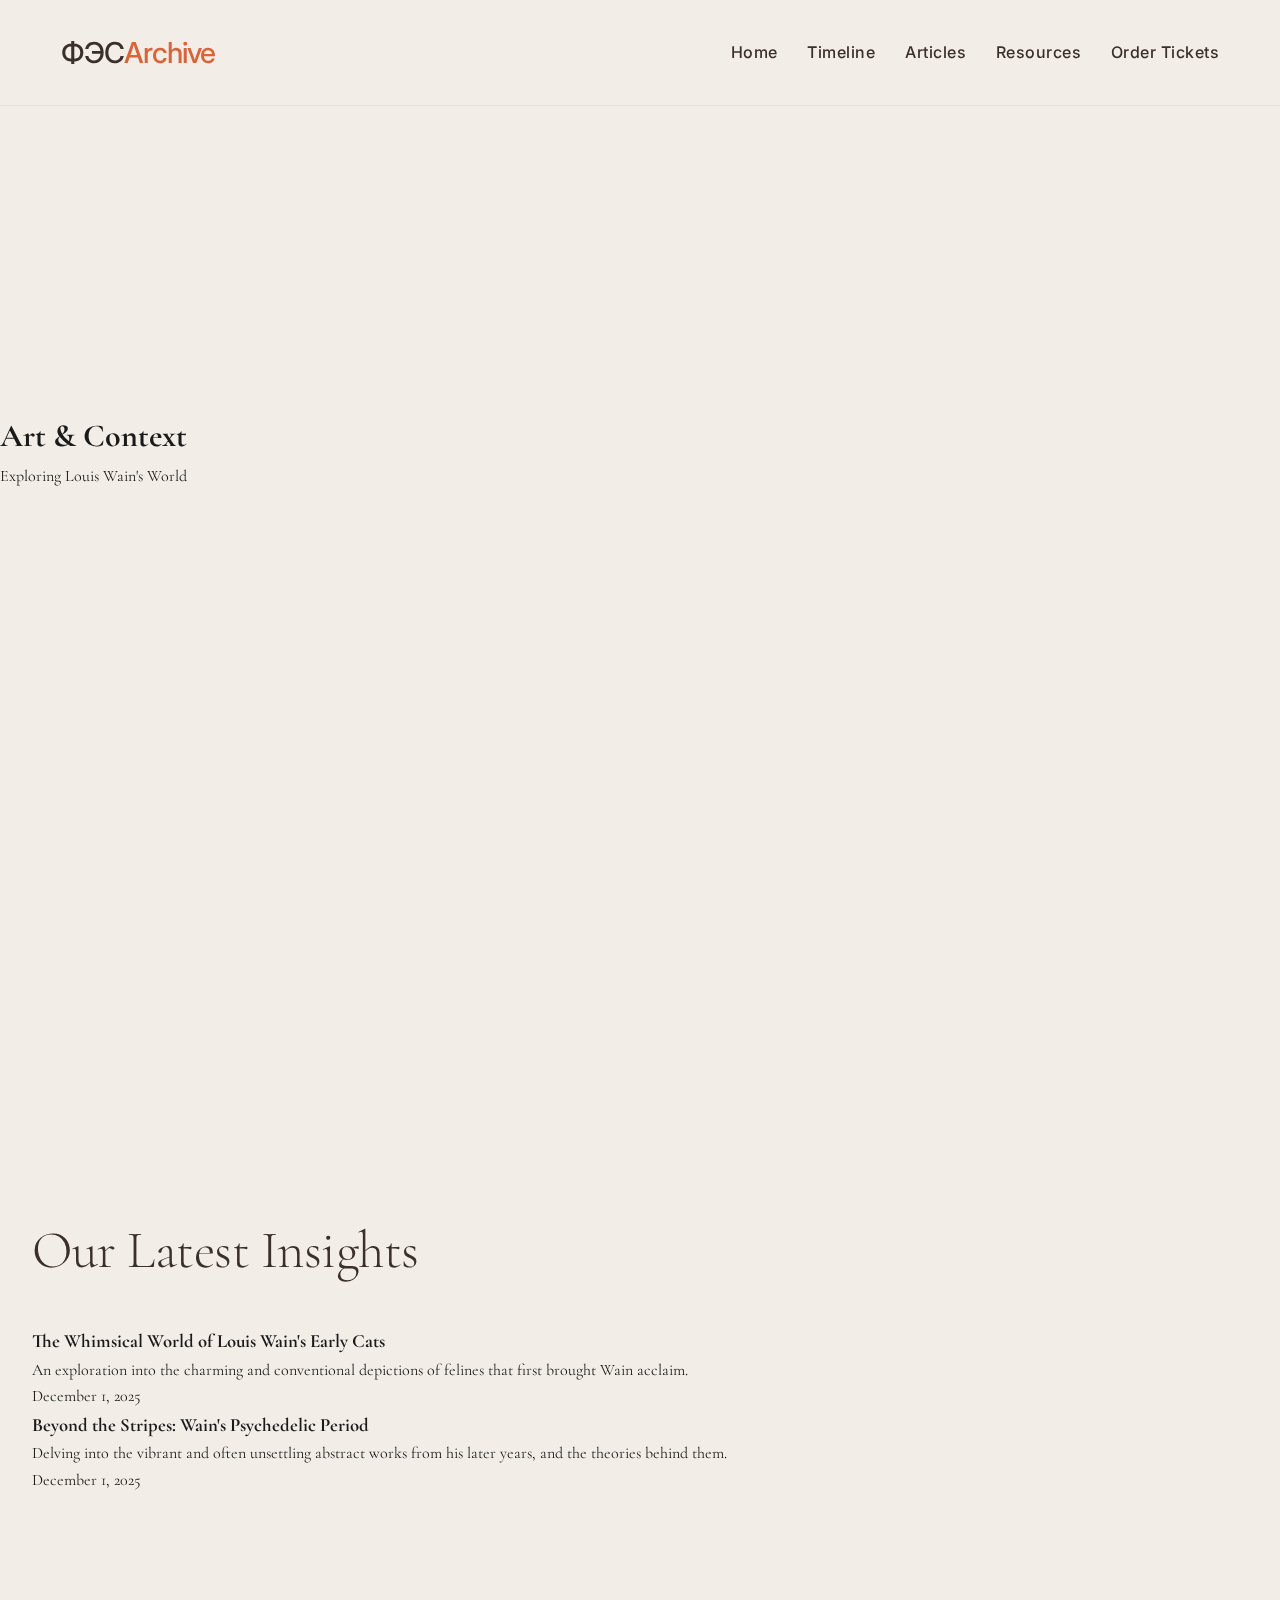
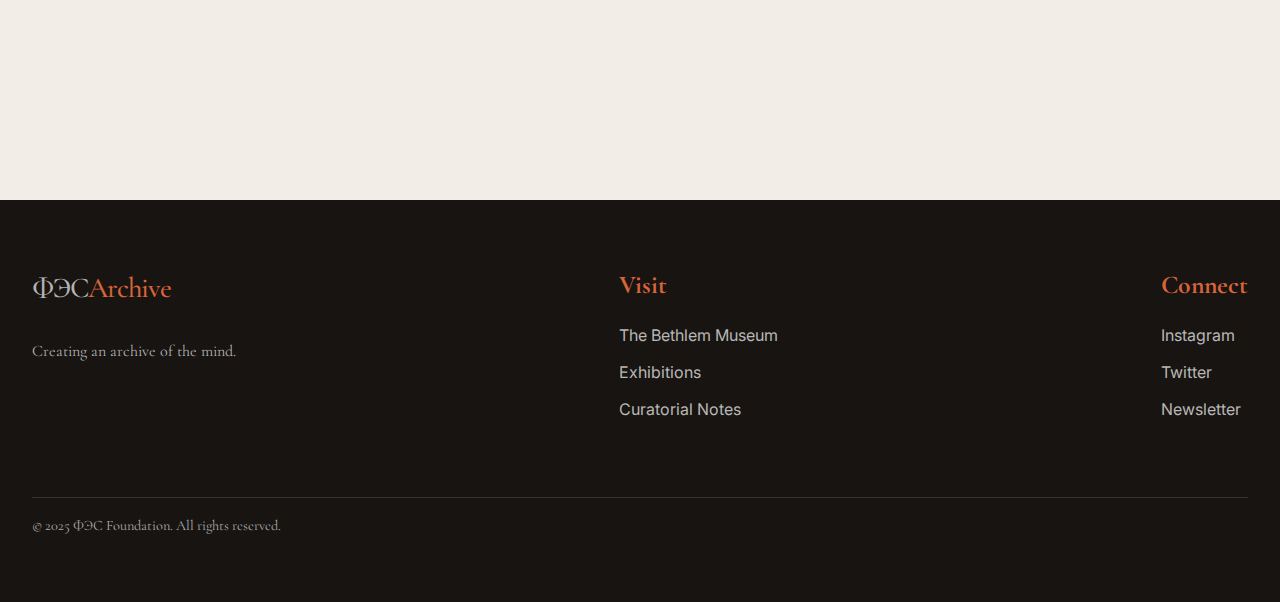
<file: articles.html>
<!DOCTYPE html>
<html lang="en">
<head>
    <meta charset="UTF-8">
    <meta name="viewport" content="width=device-width, initial-scale=1.0">
    <title>Louis Wain Archive | Articles</title>
    <link rel="stylesheet" href="style.css">
    
    <link rel="preconnect" href="https://fonts.googleapis.com">
    <link rel="preconnect" href="https://fonts.gstatic.com" crossorigin>
    <link href="https://fonts.googleapis.com/css2?family=Cormorant+Garamond:wght@300;400;500;600&family=Inter:wght@300;400;500&display=swap" rel="stylesheet">
</head>
<body>
    <header>
        <nav id="navbar">
            <div class="logo"> <a href="home.html"><p>ФЭС</p><p style="color: var(--orange)">Archive</p></a></div>
            <div class="nav-links">
                <a href="index.html">Home</a>
                <a href="timeline.html">Timeline</a>
                <a href="articles.html">Articles</a>
                <a href="resources.html">Resources</a>
                <a href="index.html#tickets">Order Tickets</a>
            </div>
        </nav>
    </header>

    <main>
        <section id="articles-hero" class="unbound">
            <h1>Art & Context</h1>
            <p>Exploring Louis Wain's World</p>
        </section>

        <section id="articles-list" class="unbound">
            <div class="container">
                <h2>Our Latest Insights</h2>
                <div class="article-grid">
                    <!-- Article cards will be added here -->
                    <div class="article-card">
                        <h3><a href="articles/wain/early-cats.html">The Whimsical World of Louis Wain's Early Cats</a></h3>
                        <p>An exploration into the charming and conventional depictions of felines that first brought Wain acclaim.</p>
                        <span class="article-date">December 1, 2025</span>
                    </div>
                    <div class="article-card">
                        <h3><a href="articles/wain/psychedelic-period.html">Beyond the Stripes: Wain's Psychedelic Period</a></h3>
                        <p>Delving into the vibrant and often unsettling abstract works from his later years, and the theories behind them.</p>
                        <span class="article-date">December 1, 2025</span>
                    </div>
                </div>
            </div>
        </section>
    </main>

    <footer>
        <div class="container">
            <div class="footer-content">
                <div class="footer-col">
                    <div class="logo"> <p style="color:#b3b3b3;">ФЭС</p><p style="color: var(--orange);">Archive</p></div>
                    <br>
                    <p style="color: #b3b3b3; max-width: 300px;">
                        Creating an archive of the mind.
                    </p>
                </div>
                <div class="footer-col">
                    <h3>Visit</h3>
                    <ul>
                        <li><a href="#">The Bethlem Museum</a></li>
                        <li><a href="home.html#featured">Exhibitions</a></li>
                        <li><a href="#">Curatorial Notes</a></li>
                    </ul>
                </div>
                <div class="footer-col">
                    <h3>Connect</h3>
                    <ul>
                        <li><a href="#">Instagram</a></li>
                        <li><a href="#">Twitter</a></li>
                        <li><a href="#">Newsletter</a></li>
                    </ul>
                </div>
            </div>
            <div style="margin-top: 4rem; border-top: 1px solid #333; padding-top: 1rem; color: #AAA; font-size: 0.9rem;">
                &copy; 2025 ФЭС Foundation. All rights reserved.
            </div>
        </div>
    </footer>
    <script src="scripts/script.js"></script>
</body>
</html>
</file>
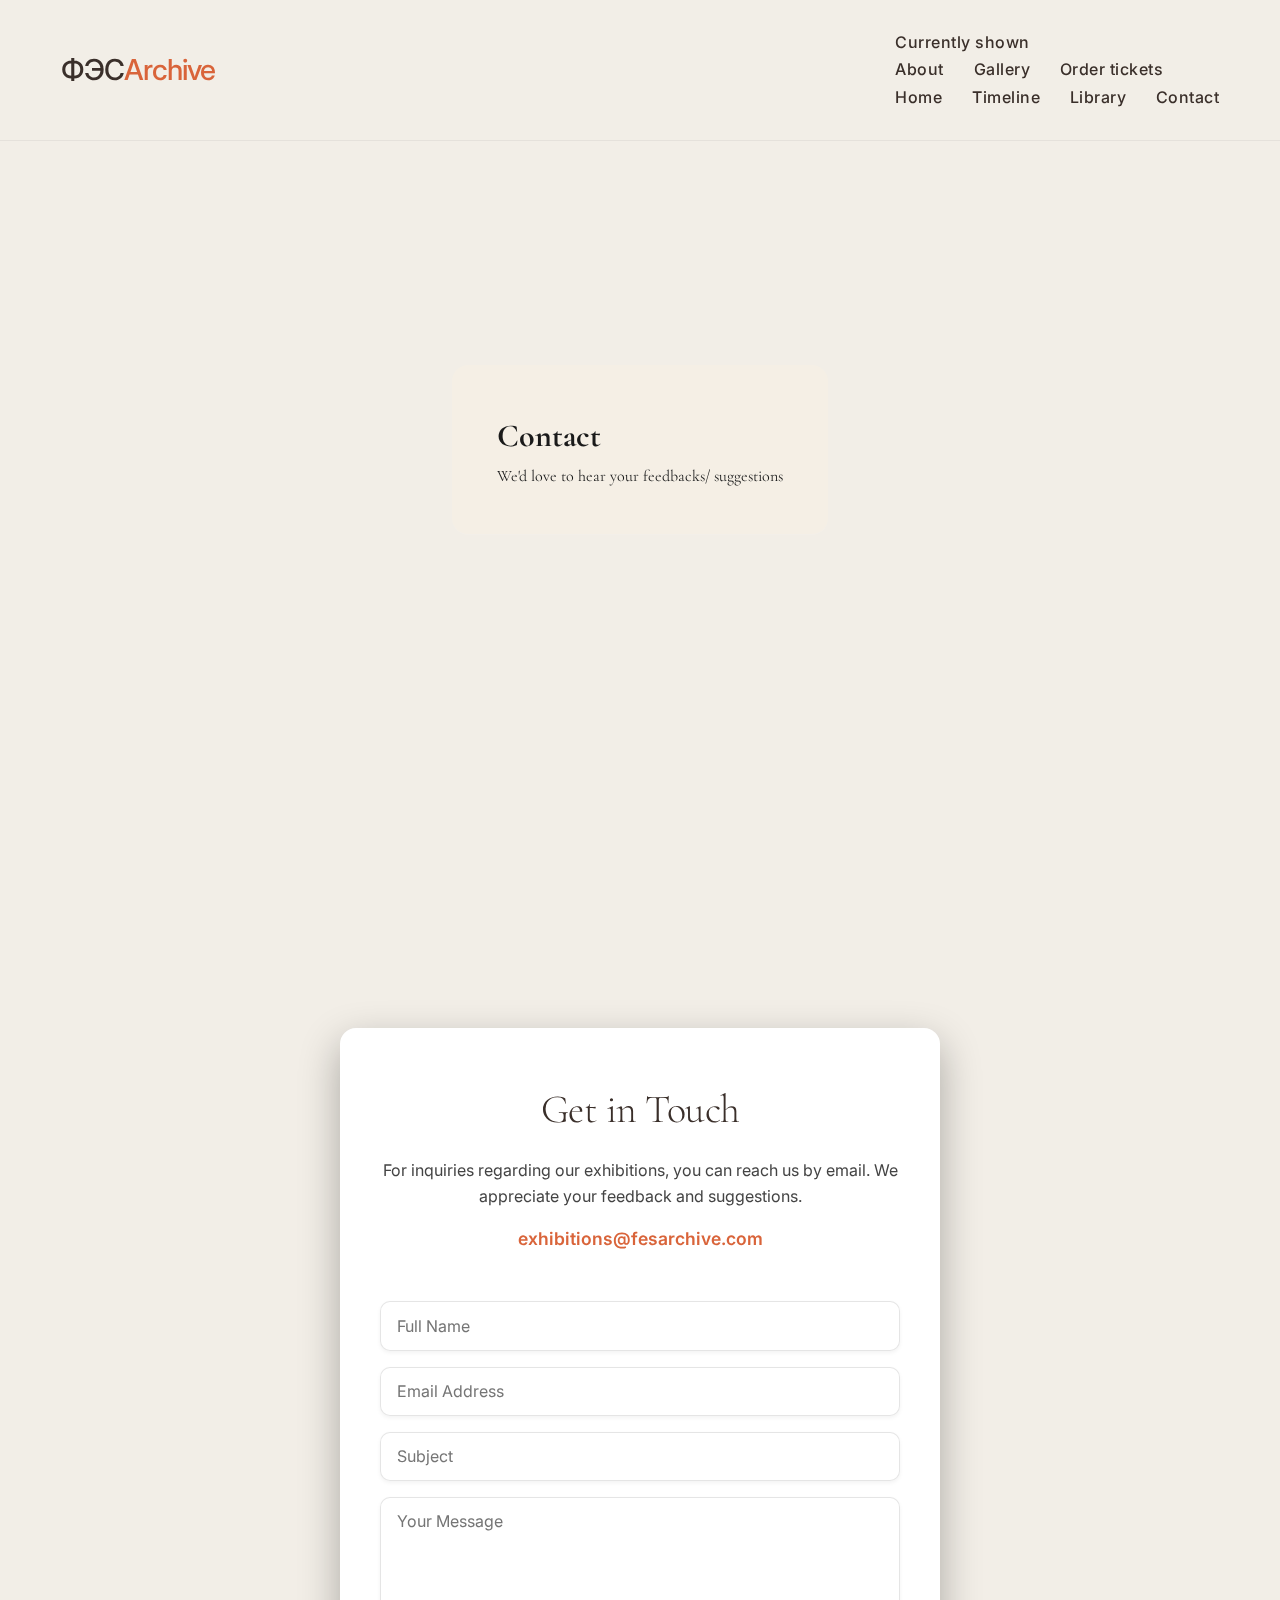
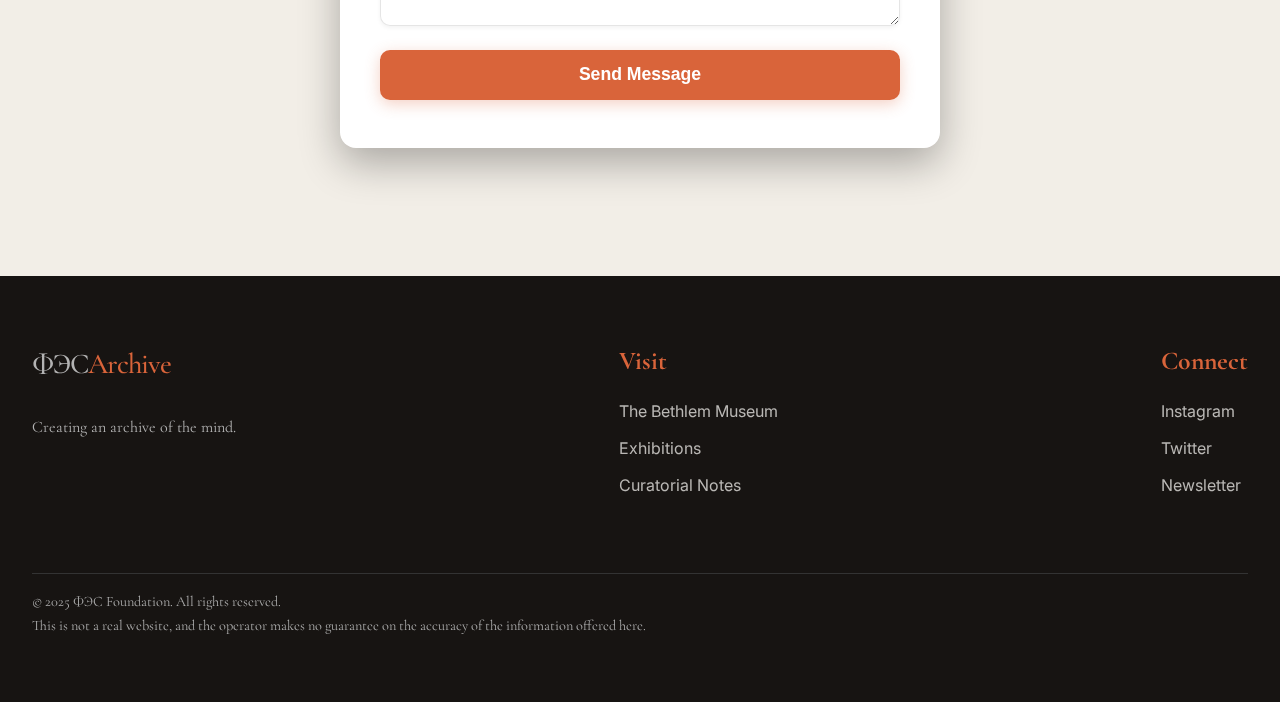
<file: contact.html>
<!DOCTYPE html>
<html lang="en">
<head>
    <meta charset="UTF-8">
    <meta name="viewport" content="width=device-width, initial-scale=1.0">
    <title>ФЭС Archive | Contact</title>
    <link rel="stylesheet" href="styles/main.css">
    <link rel="stylesheet" href="styles/contact.css">
    
    <link rel="preconnect" href="https://fonts.googleapis.com">
    <link rel="preconnect" href="https://fonts.gstatic.com" crossorigin>
    <link href="https://fonts.googleapis.com/css2?family=Cormorant+Garamond:wght@300;400;500;600&family=Inter:wght@300;400;500&display=swap" rel="stylesheet">
</head>
<body>
        <nav id="navbar">
            <div class="logo"> <a href="home.html"><p>ФЭС</p><p style="color: var(--orange)">Archive</p></a></div>
            <div class="hamburger">
                <span class="bar"></span>
                <span class="bar"></span>
                <span class="bar"></span>
            </div>
            <div class="nav-links">
                <div class="dropdown">
                    <a href="index.html" class="dropbtn">Currently shown</a>
                    <div class="dropdown-content">
                        <a href="index.html#about">About</a>
                        <a href="index.html#gallery">Gallery</a>
                        <a href="index.html#tickets">Order tickets</a>
                    </div>
                </div>
                <a href="home.html">Home</a>
                <a href="pages/wain/timeline.html">Timeline</a>
                <a href="pages/wain/library.html">Library</a>
                <a href="contact.html">Contact</a>
            </div>
        </nav>
    </header>

    <main>
        <section id="contact-hero" class="unbound">
            <div style="backdrop-filter: blur(10px) saturate(150%); padding: 5vh; border-radius: 1em; background-color: rgba(255, 255, 255, 0.1); max-width: 80%; margin: 0 auto;">
                <h1>Contact</h1>
                <p>We'd love to hear your feedbacks/ suggestions</p>
            </div>
        </section>

        <section id="contact-form-section" class="unbound">
            <div class="contact-container">
                <div class="contact-info">
                    <h2>Get in Touch</h2>
                    <p>For inquiries regarding our exhibitions, you can reach us by email. We appreciate your feedback and suggestions.</p>
                    <p class="email-info">
                        <a href="mailto:exhibitions@fesarchive.com">exhibitions@fesarchive.com</a>
                    </p>
                </div>
                <form class="contact-form">
                    <input type="text" name="name" placeholder="Full Name" required>
                    <input type="email" name="email" placeholder="Email Address" required>
                    <input type="text" name="title" placeholder="Subject" required>
                    <textarea name="message" placeholder="Your Message" rows="5" required></textarea>
                    <button type="submit">Send Message</button>
                </form>
            </div>
        </section>
    </main>

    <footer>
        <div class="container">
            <div class="footer-content">
                <div class="footer-col">
                    <div class="logo"> <p style="color:#b3b3b3;">ФЭС</p><p style="color: var(--orange);">Archive</p></div>
                    <br>
                    <p style="color: #b3b3b3; max-width: 300px;">
                        Creating an archive of the mind.
                    </p>
                </div>
                <div class="footer-col">
                    <h3>Visit</h3>
                    <ul>
                        <li><a href="#">The Bethlem Museum</a></li>
                        <li><a href="home.html#featured">Exhibitions</a></li>
                        <li><a href="#">Curatorial Notes</a></li>
                    </ul>
                </div>
                <div class="footer-col">
                    <h3>Connect</h3>
                    <ul>
                        <li><a href="#">Instagram</a></li>
                        <li><a href="#">Twitter</a></li>
                        <li><a href="#">Newsletter</a></li>
                    </ul>
                </div>
            </div>
            <div style="margin-top: 4rem; border-top: 1px solid #333; padding-top: 1rem; color: #AAA; font-size: 0.9rem;">
                &copy; 2025 ФЭС Foundation. All rights reserved.<br>This is not a real website, and the operator makes no guarantee on the accuracy of the information offered here.
            </div>
        </div>
    </footer>
    <script src="scripts/script.js"></script>
</body>
</html>
</file>
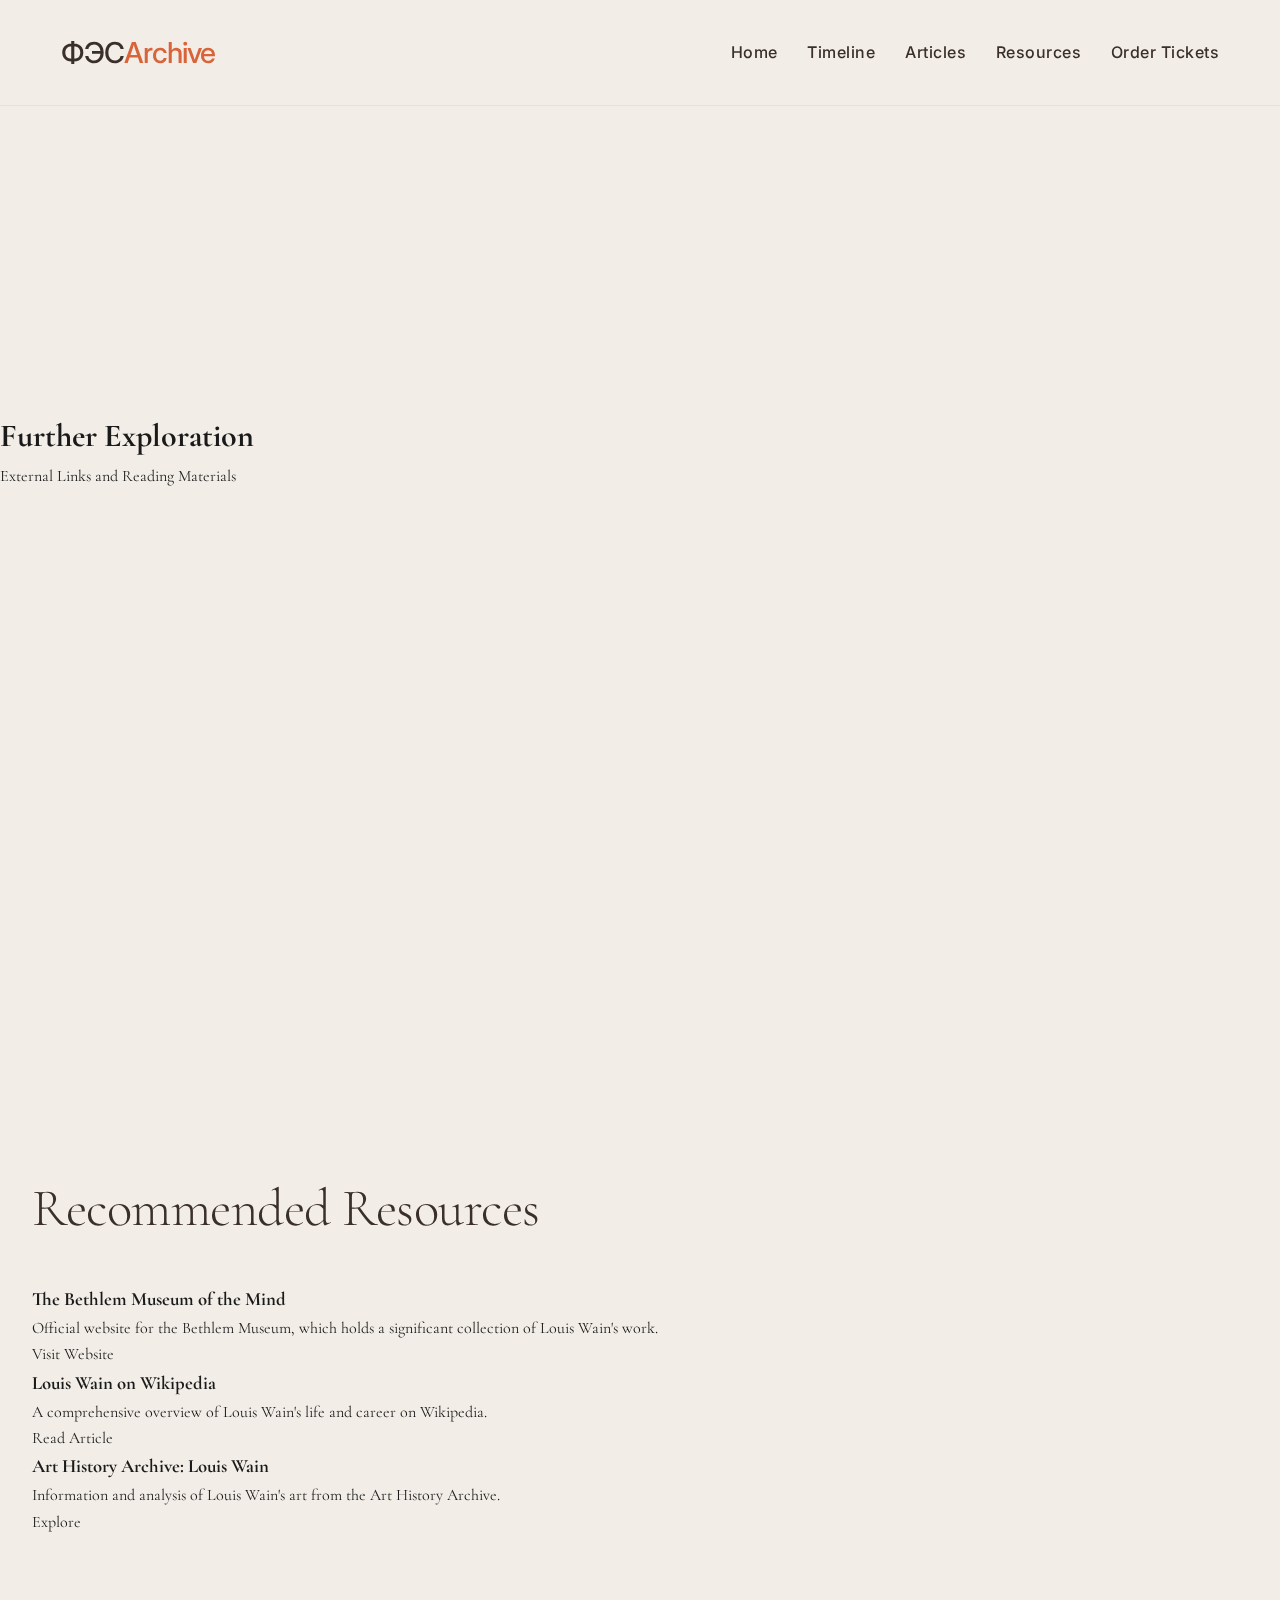
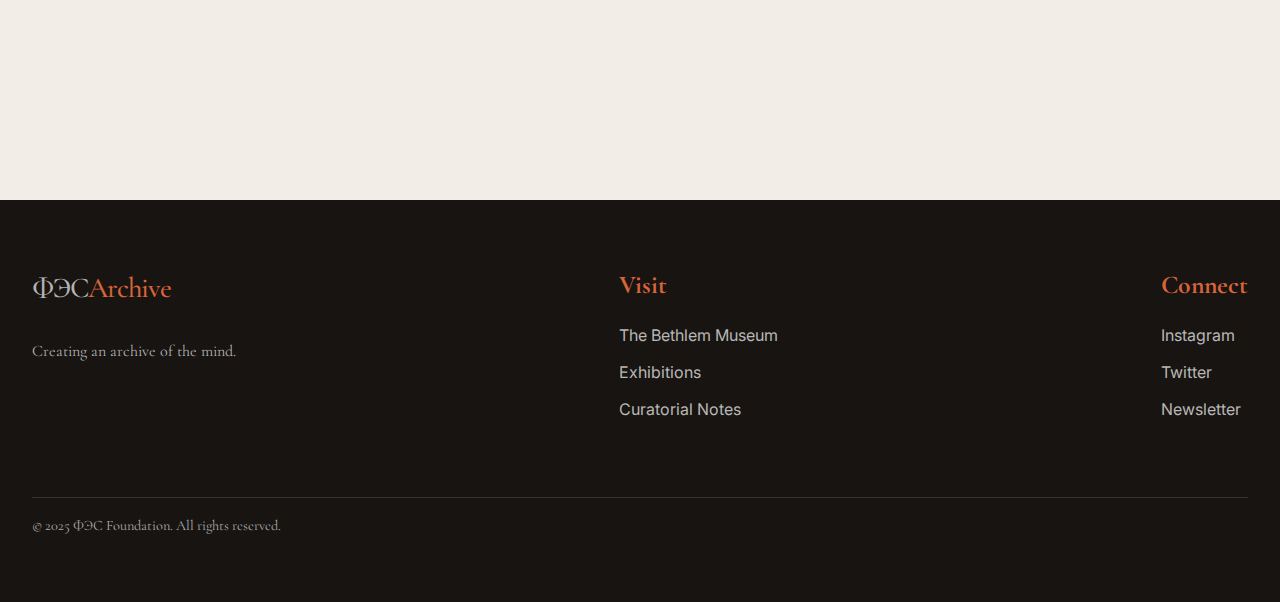
<file: resources.html>
<!DOCTYPE html>
<html lang="en">
<head>
    <meta charset="UTF-8">
    <meta name="viewport" content="width=device-width, initial-scale=1.0">
    <title>Louis Wain Archive | Resources</title>
    <link rel="stylesheet" href="style.css">
    
    <link rel="preconnect" href="https://fonts.googleapis.com">
    <link rel="preconnect" href="https://fonts.gstatic.com" crossorigin>
    <link href="https://fonts.googleapis.com/css2?family=Cormorant+Garamond:wght@300;400;500;600&family=Inter:wght@300;400;500&display=swap" rel="stylesheet">
</head>
<body>
    <header>
        <nav id="navbar">
            <div class="logo"> <a href="home.html"><p>ФЭС</p><p style="color: var(--orange)">Archive</p></a></div>
            <div class="nav-links">
                <a href="index.html">Home</a>
                <a href="timeline.html">Timeline</a>
                <a href="articles.html">Articles</a>
                <a href="resources.html">Resources</a>
                <a href="index.html#tickets">Order Tickets</a>
            </div>
        </nav>
    </header>

    <main>
        <section id="resources-hero" class="unbound">
            <h1>Further Exploration</h1>
            <p>External Links and Reading Materials</p>
        </section>

        <section id="resources-list" class="unbound">
            <div class="container">
                <h2>Recommended Resources</h2>
                <div class="resource-item">
                    <h3>The Bethlem Museum of the Mind</h3>
                    <p>Official website for the Bethlem Museum, which holds a significant collection of Louis Wain's work.</p>
                    <a href="https://museumofthemind.org.uk/" target="_blank" class="cta-button">Visit Website</a>
                </div>
                <div class="resource-item">
                    <h3>Louis Wain on Wikipedia</h3>
                    <p>A comprehensive overview of Louis Wain's life and career on Wikipedia.</p>
                    <a href="https://en.wikipedia.org/wiki/Louis_Wain" target="_blank" class="cta-button">Read Article</a>
                </div>
                <div class="resource-item">
                    <h3>Art History Archive: Louis Wain</h3>
                    <p>Information and analysis of Louis Wain's art from the Art History Archive.</p>
                    <a href="http://www.arthistoryarchive.com/arthistory/surrealism/Louis-Wain.html" target="_blank" class="cta-button">Explore</a>
                </div>
            </div>
        </section>
    </main>

    <footer>
        <div class="container">
            <div class="footer-content">
                <div class="footer-col">
                    <div class="logo"> <p style="color:#b3b3b3;">ФЭС</p><p style="color: var(--orange);">Archive</p></div>
                    <br>
                    <p style="color: #b3b3b3; max-width: 300px;">
                        Creating an archive of the mind.
                    </p>
                </div>
                <div class="footer-col">
                    <h3>Visit</h3>
                    <ul>
                        <li><a href="#">The Bethlem Museum</a></li>
                        <li><a href="home.html#featured">Exhibitions</a></li>
                        <li><a href="#">Curatorial Notes</a></li>
                    </ul>
                </div>
                <div class="footer-col">
                    <h3>Connect</h3>
                    <ul>
                        <li><a href="#">Instagram</a></li>
                        <li><a href="#">Twitter</a></li>
                        <li><a href="#">Newsletter</a></li>
                    </ul>
                </div>
            </div>
            <div style="margin-top: 4rem; border-top: 1px solid #333; padding-top: 1rem; color: #AAA; font-size: 0.9rem;">
                &copy; 2025 ФЭС Foundation. All rights reserved.
            </div>
        </div>
    </footer>
    <script src="scripts/script.js"></script>
</body>
</html>
</file>
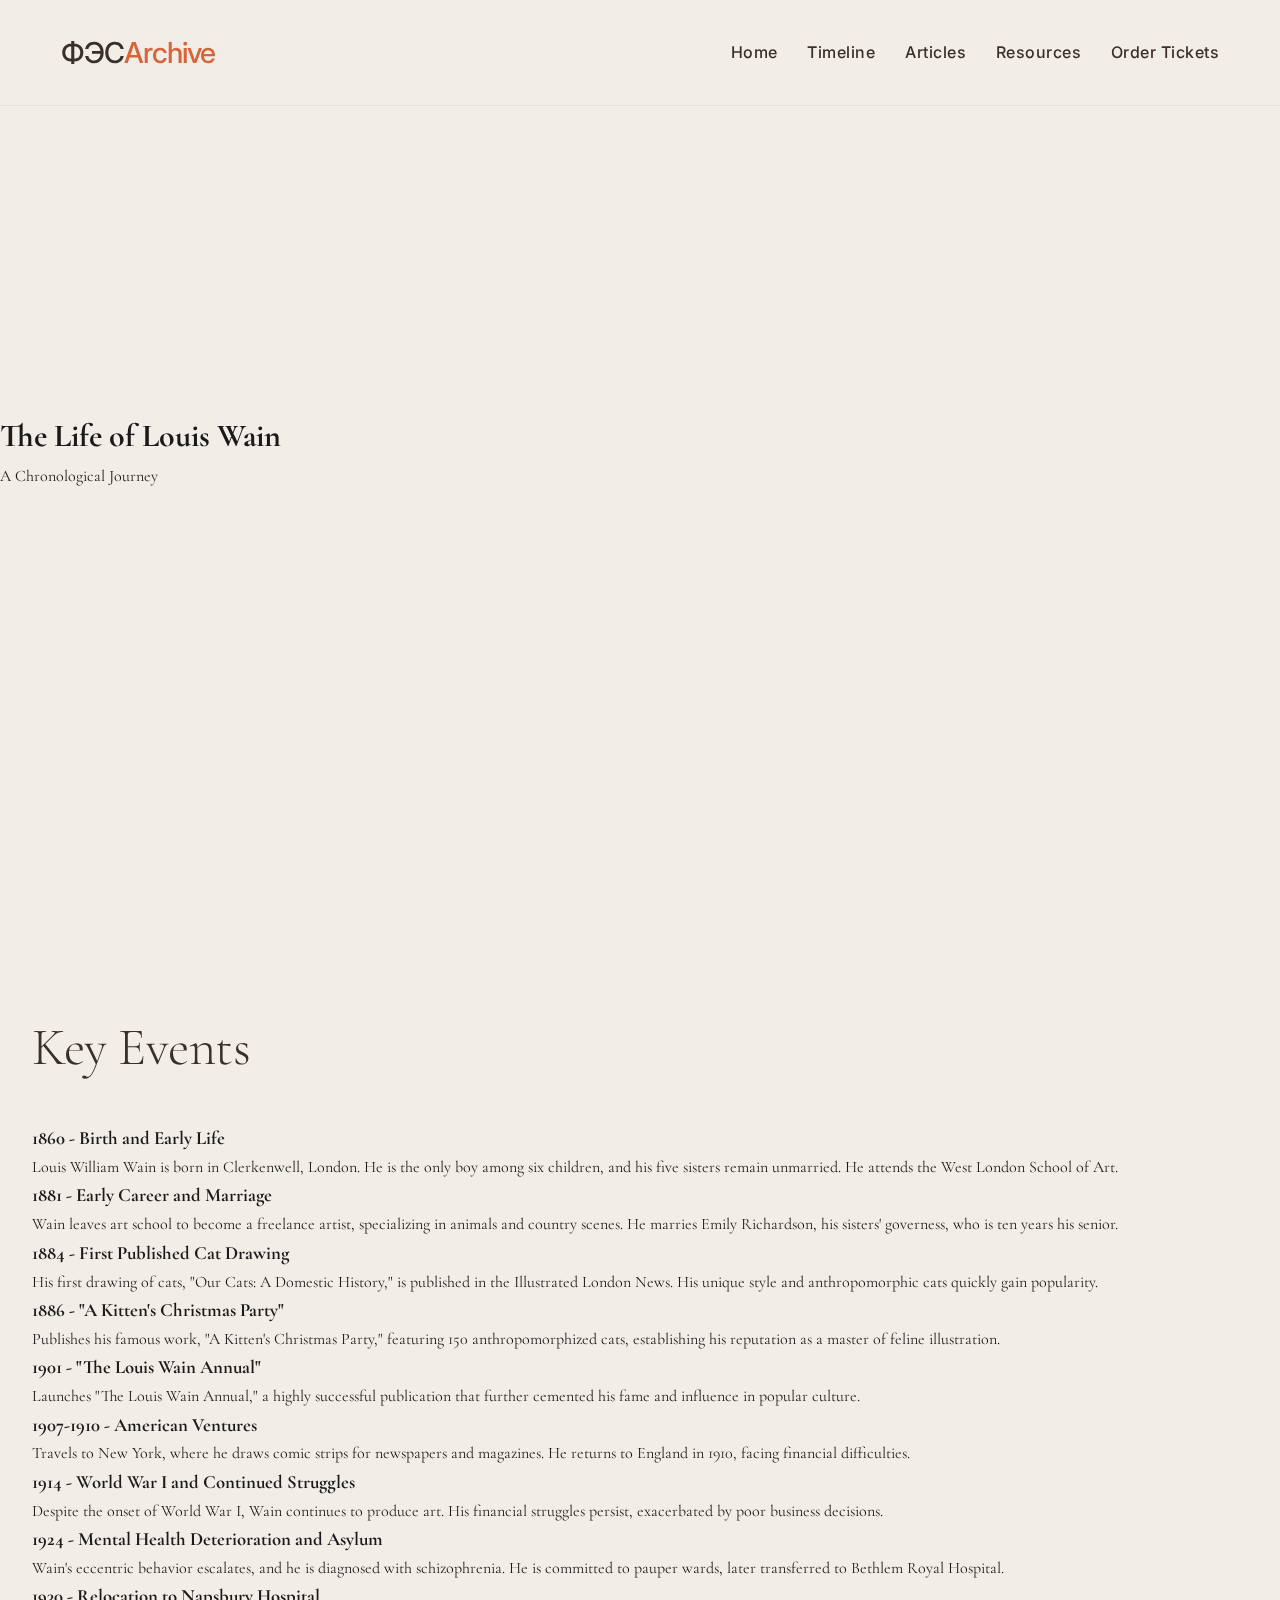
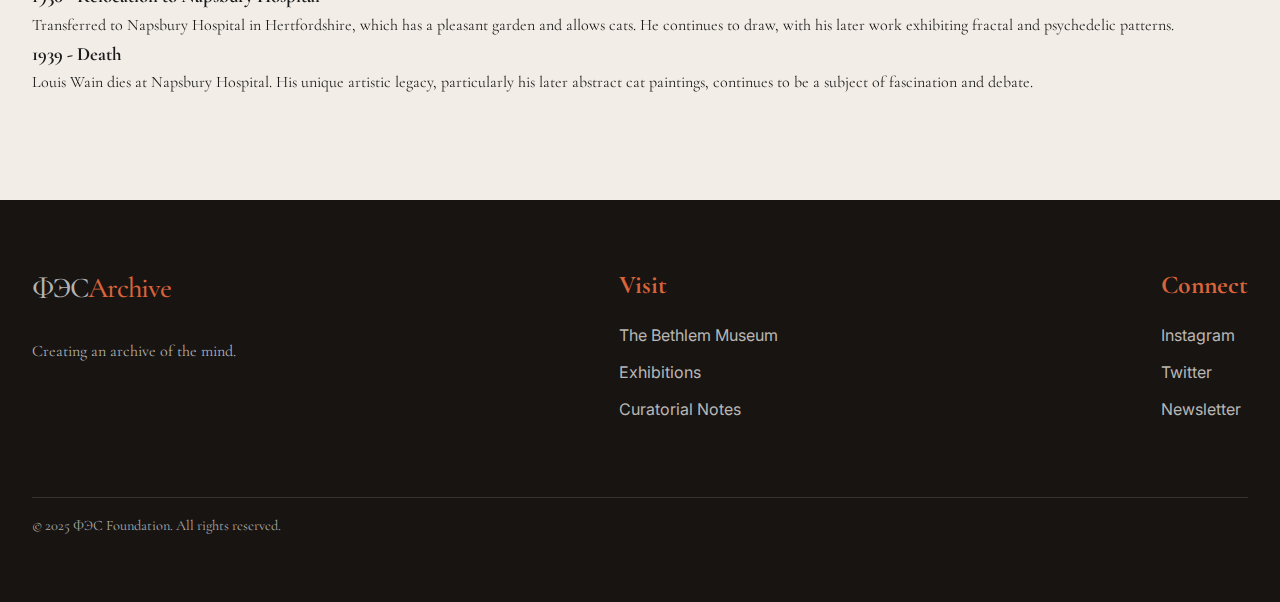
<file: timeline.html>
<!DOCTYPE html>
<html lang="en">
<head>
    <meta charset="UTF-8">
    <meta name="viewport" content="width=device-width, initial-scale=1.0">
    <title>Louis Wain Archive | Timeline</title>
    <link rel="stylesheet" href="style.css">
    
    <link rel="preconnect" href="https://fonts.googleapis.com">
    <link rel="preconnect" href="https://fonts.gstatic.com" crossorigin>
    <link href="https://fonts.googleapis.com/css2?family=Cormorant+Garamond:wght@300;400;500;600&family=Inter:wght@300;400;500&display=swap" rel="stylesheet">
</head>
<body>
    <header>
        <nav id="navbar">
            <div class="logo"> <a href="home.html"><p>ФЭС</p><p style="color: var(--orange)">Archive</p></a></div>
            <div class="nav-links">
                <a href="index.html">Home</a>
                <a href="timeline.html">Timeline</a>
                <a href="articles.html">Articles</a>
                <a href="resources.html">Resources</a>
                <a href="index.html#tickets">Order Tickets</a>
            </div>
        </nav>
    </header>

    <main>
        <section id="timeline-hero" class="unbound">
            <h1>The Life of Louis Wain</h1>
            <p>A Chronological Journey</p>
        </section>

        <section id="timeline-content" class="unbound">
            <div class="container">
                <h2>Key Events</h2>
                <div class="timeline-container">
                    <div class="timeline-item left">
                        <div class="timeline-content">
                            <h3>1860 - Birth and Early Life</h3>
                            <p>Louis William Wain is born in Clerkenwell, London. He is the only boy among six children, and his five sisters remain unmarried. He attends the West London School of Art.</p>
                        </div>
                    </div>
                    <div class="timeline-item right">
                        <div class="timeline-content">
                            <h3>1881 - Early Career and Marriage</h3>
                            <p>Wain leaves art school to become a freelance artist, specializing in animals and country scenes. He marries Emily Richardson, his sisters' governess, who is ten years his senior.</p>
                        </div>
                    </div>
                    <div class="timeline-item left">
                        <div class="timeline-content">
                            <h3>1884 - First Published Cat Drawing</h3>
                            <p>His first drawing of cats, "Our Cats: A Domestic History," is published in the Illustrated London News. His unique style and anthropomorphic cats quickly gain popularity.</p>
                        </div>
                    </div>
                    <div class="timeline-item right">
                        <div class="timeline-content">
                            <h3>1886 - "A Kitten's Christmas Party"</h3>
                            <p>Publishes his famous work, "A Kitten's Christmas Party," featuring 150 anthropomorphized cats, establishing his reputation as a master of feline illustration.</p>
                        </div>
                    </div>
                    <div class="timeline-item left">
                        <div class="timeline-content">
                            <h3>1901 - "The Louis Wain Annual"</h3>
                            <p>Launches "The Louis Wain Annual," a highly successful publication that further cemented his fame and influence in popular culture.</p>
                        </div>
                    </div>
                    <div class="timeline-item right">
                        <div class="timeline-content">
                            <h3>1907-1910 - American Ventures</h3>
                            <p>Travels to New York, where he draws comic strips for newspapers and magazines. He returns to England in 1910, facing financial difficulties.</p>
                        </div>
                    </div>
                    <div class="timeline-item left">
                        <div class="timeline-content">
                            <h3>1914 - World War I and Continued Struggles</h3>
                            <p>Despite the onset of World War I, Wain continues to produce art. His financial struggles persist, exacerbated by poor business decisions.</p>
                        </div>
                    </div>
                    <div class="timeline-item right">
                        <div class="timeline-content">
                            <h3>1924 - Mental Health Deterioration and Asylum</h3>
                            <p>Wain's eccentric behavior escalates, and he is diagnosed with schizophrenia. He is committed to pauper wards, later transferred to Bethlem Royal Hospital.</p>
                        </div>
                    </div>
                    <div class="timeline-item left">
                        <div class="timeline-content">
                            <h3>1930 - Relocation to Napsbury Hospital</h3>
                            <p>Transferred to Napsbury Hospital in Hertfordshire, which has a pleasant garden and allows cats. He continues to draw, with his later work exhibiting fractal and psychedelic patterns.</p>
                        </div>
                    </div>
                    <div class="timeline-item right">
                        <div class="timeline-content">
                            <h3>1939 - Death</h3>
                            <p>Louis Wain dies at Napsbury Hospital. His unique artistic legacy, particularly his later abstract cat paintings, continues to be a subject of fascination and debate.</p>
                        </div>
                    </div>
                </div>
            </div>
        </section>
    </main>

    <footer>
        <div class="container">
            <div class="footer-content">
                <div class="footer-col">
                    <div class="logo"> <p style="color:#b3b3b3;">ФЭС</p><p style="color: var(--orange);">Archive</p></div>
                    <br>
                    <p style="color: #b3b3b3; max-width: 300px;">
                        Creating an archive of the mind.
                    </p>
                </div>
                <div class="footer-col">
                    <h3>Visit</h3>
                    <ul>
                        <li><a href="#">The Bethlem Museum</a></li>
                        <li><a href="home.html#featured">Exhibitions</a></li>
                        <li><a href="#">Curatorial Notes</a></li>
                    </ul>
                </div>
                <div class="footer-col">
                    <h3>Connect</h3>
                    <ul>
                        <li><a href="#">Instagram</a></li>
                        <li><a href="#">Twitter</a></li>
                        <li><a href="#">Newsletter</a></li>
                    </ul>
                </div>
            </div>
            <div style="margin-top: 4rem; border-top: 1px solid #333; padding-top: 1rem; color: #AAA; font-size: 0.9rem;">
                &copy; 2025 ФЭС Foundation. All rights reserved.
            </div>
        </div>
    </footer>
    <script src="scripts/script.js"></script>
</body>
</html>
</file>
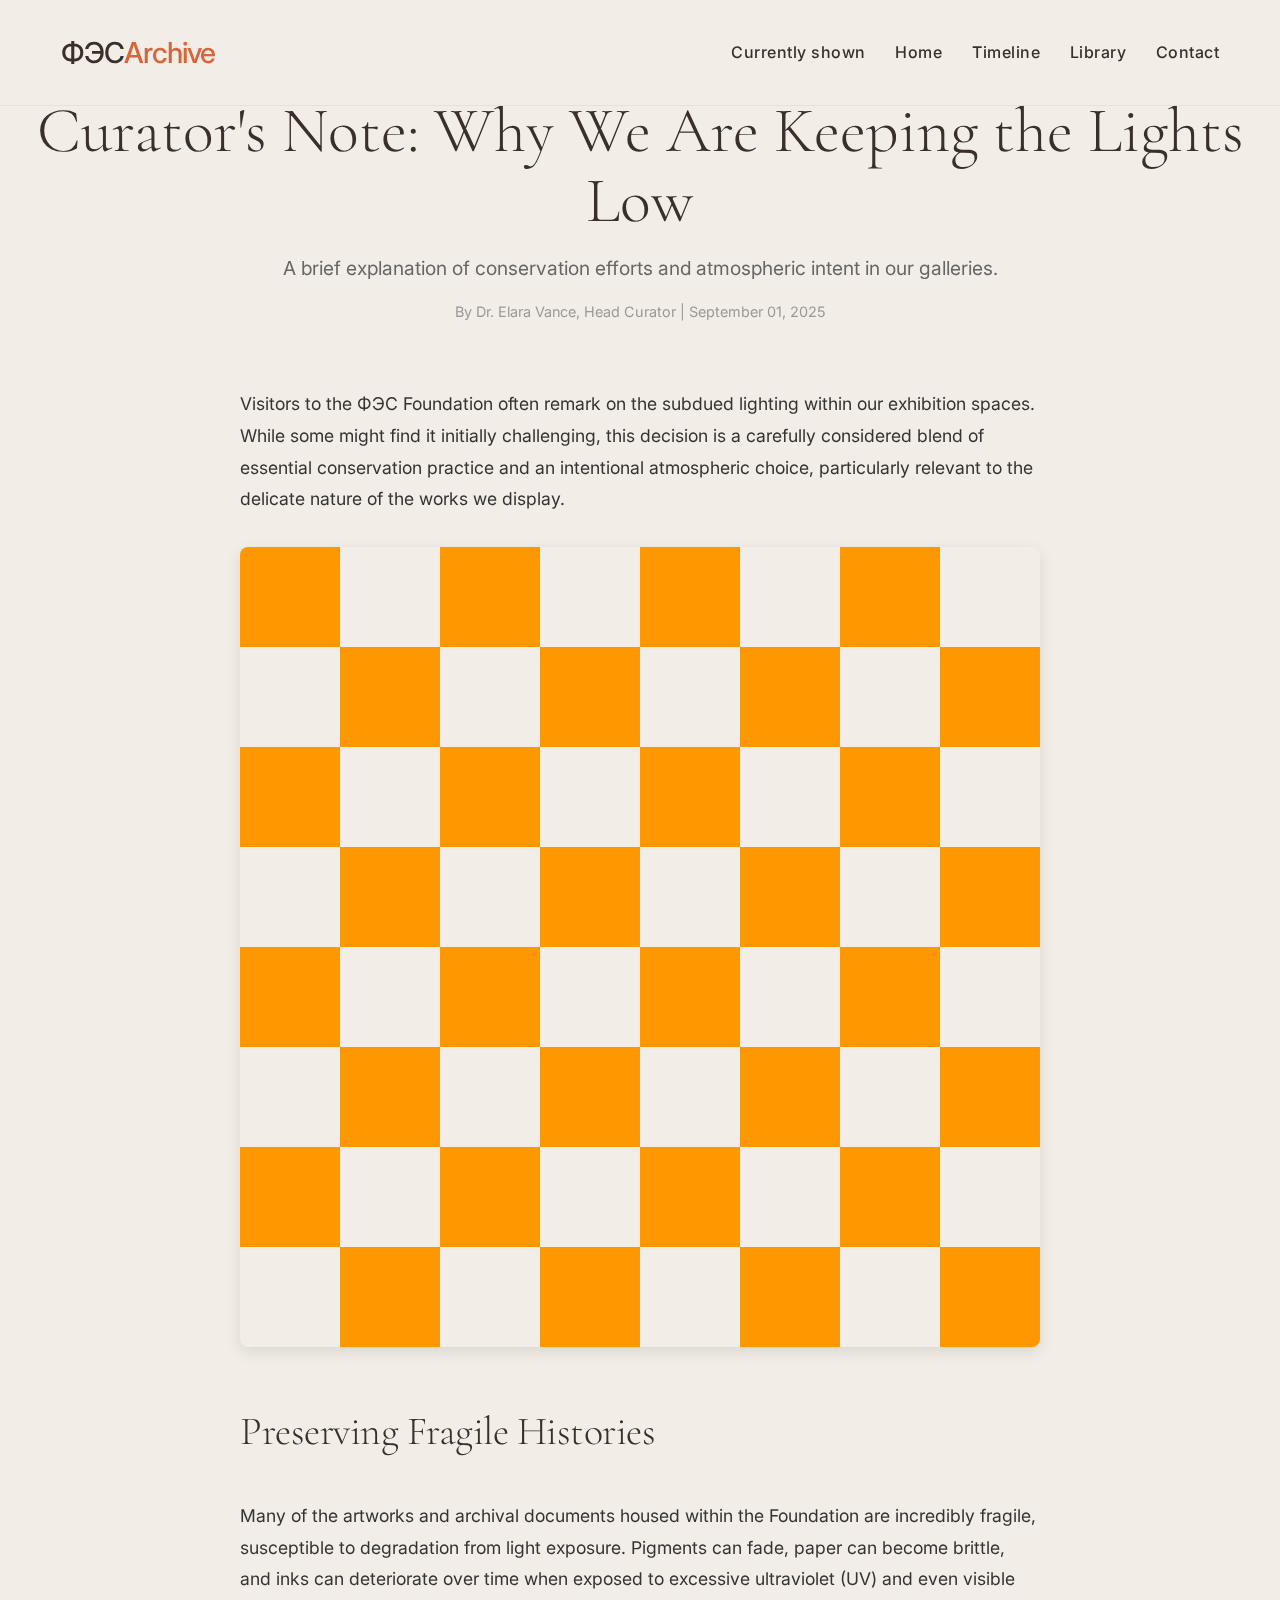
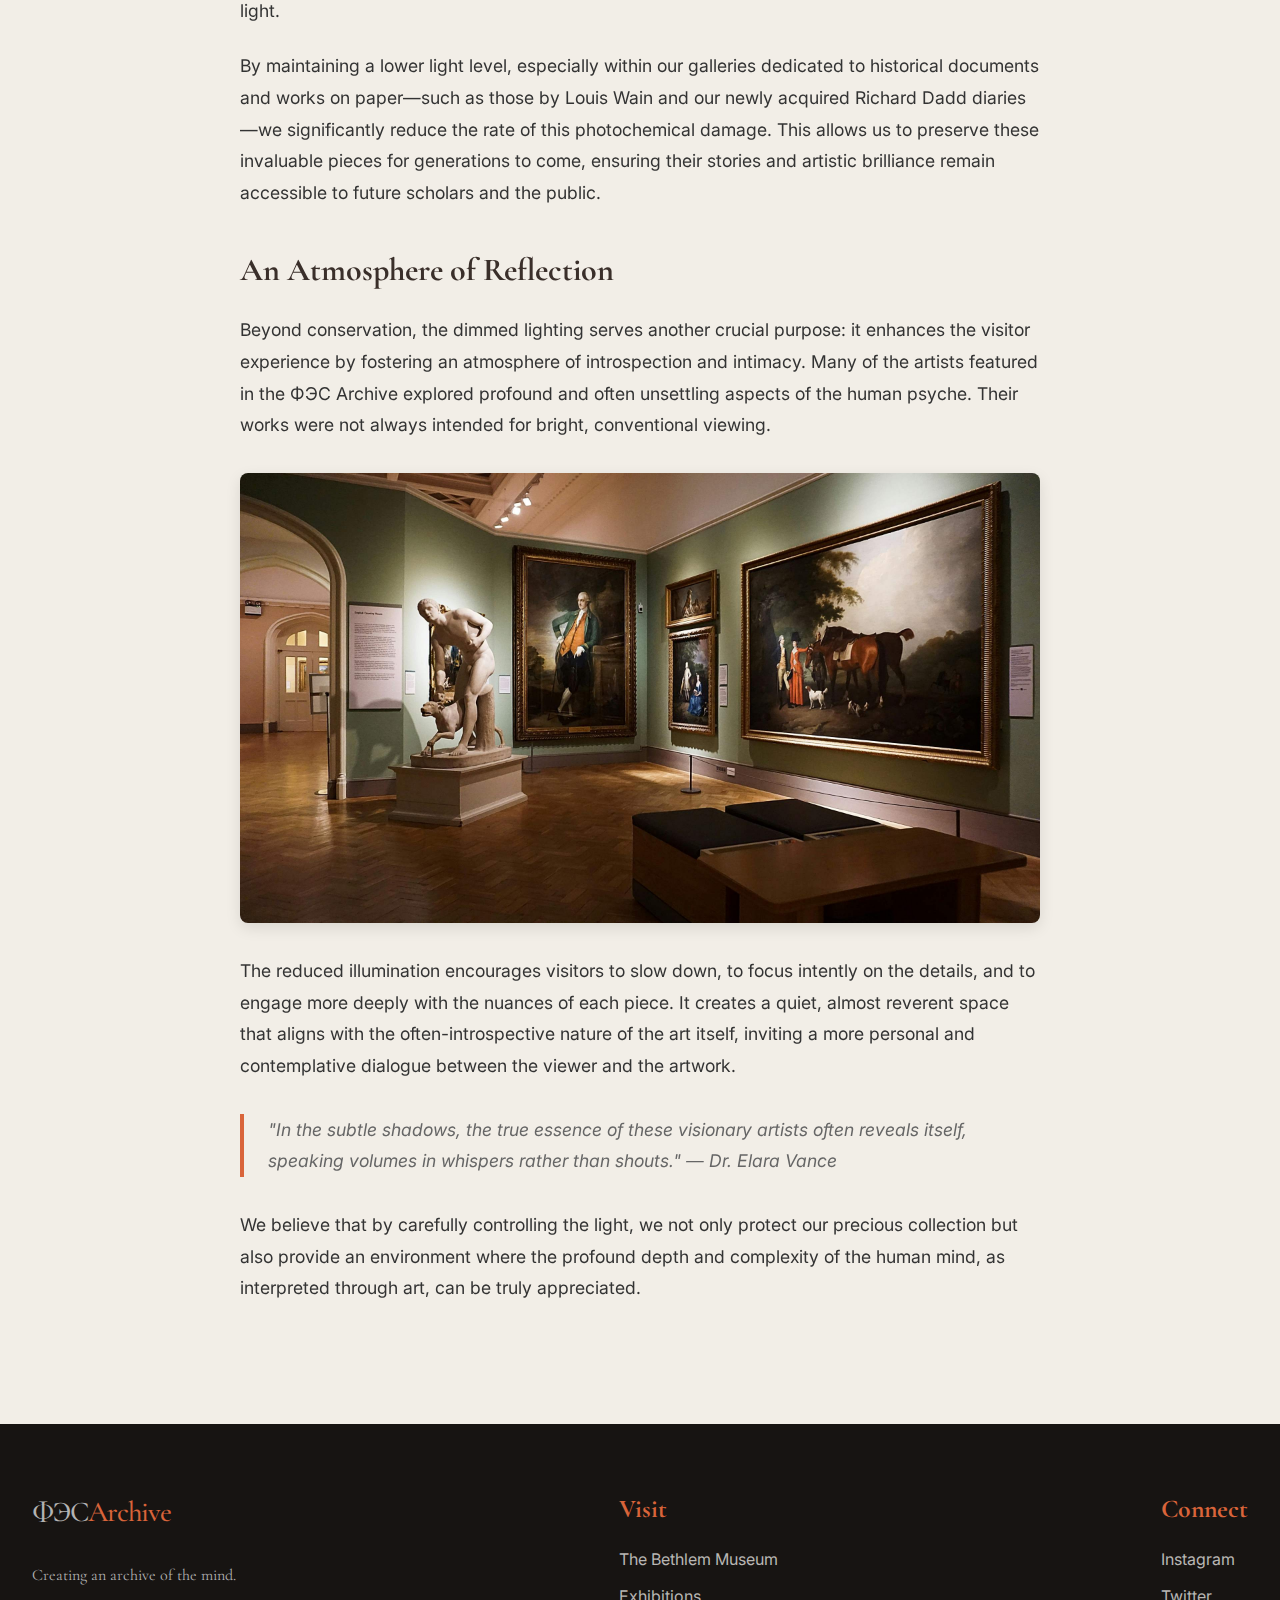
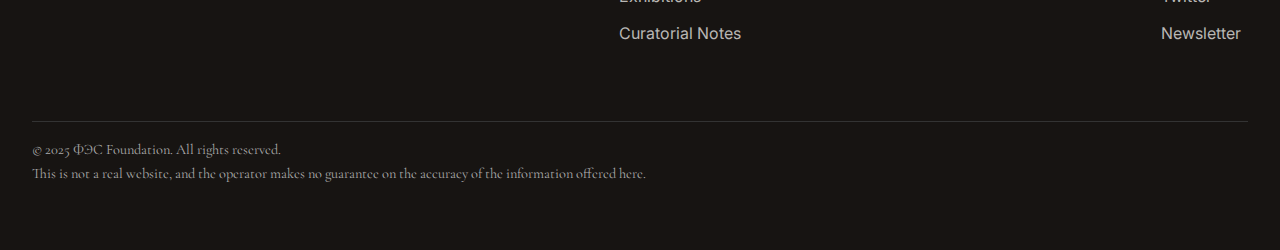
<file: articles/fes/lights-low.html>
<!DOCTYPE html>
<html lang="en">
<head>
    <meta charset="UTF-8">
    <meta name="viewport" content="width=device-width, initial-scale=1.0">
    <title>Curator's Note: Why We Are Keeping the Lights Low</title>
    <link rel="stylesheet" href="../../styles/main.css">
    <link rel="stylesheet" href="../../styles/articles.css">
    <link rel="stylesheet" href="../../styles/no_snap.css">
    
    <link rel="preconnect" href="https://fonts.googleapis.com">
    <link rel="preconnect" href="https://fonts.gstatic.com" crossorigin>
    <link href="https://fonts.googleapis.com/css2?family=Cormorant+Garamond:wght@300;400;500;600&family=Inter:wght@300;400;500&display=swap" rel="stylesheet">
</head>
<body>
    <header>
        <nav id="navbar">
            <div class="logo"> <a href="../../home.html"><p>ФЭС</p><p style="color: var(--orange)">Archive</p></a></div>
            <div class="hamburger">
                <span class="bar"></span>
                <span class="bar"></span>
                <span class="bar"></span>
            </div>
            <div class="nav-links">
                <a href="../../index.html">Currently shown</a>
                <a href="../../home.html">Home</a>
                <a href="../../pages/wain/timeline.html">Timeline</a>
                <a href="../../pages/wain/library.html">Library</a>
                <a href="../../contact.html">Contact</a>
            </div>
        </nav>
    </header>

    <main>
        <section class="unbound article-content-section">
            <div class="container">
                <div class="article-header">
                    <h1 class="text-glow-h1">Curator's Note: Why We Are Keeping the Lights Low</h1>
                    <p class="subtitle text-glow-p">A brief explanation of conservation efforts and atmospheric intent in our galleries.</p>
                    <p class="article-meta">By Dr. Elara Vance, Head Curator | September 01, 2025</p>
                </div>

                <div class="article-body">
                    <p>Visitors to the ФЭС Foundation often remark on the subdued lighting within our exhibition spaces. While some might find it initially challenging, this decision is a carefully considered blend of essential conservation practice and an intentional atmospheric choice, particularly relevant to the delicate nature of the works we display.</p>
                    
                    <img src="../../assets/orange.png" alt="Subdued museum lighting creating a mysterious atmosphere.">

                    <h2>Preserving Fragile Histories</h2>
                    <p>Many of the artworks and archival documents housed within the Foundation are incredibly fragile, susceptible to degradation from light exposure. Pigments can fade, paper can become brittle, and inks can deteriorate over time when exposed to excessive ultraviolet (UV) and even visible light.</p>

                    <p>By maintaining a lower light level, especially within our galleries dedicated to historical documents and works on paper—such as those by Louis Wain and our newly acquired Richard Dadd diaries—we significantly reduce the rate of this photochemical damage. This allows us to preserve these invaluable pieces for generations to come, ensuring their stories and artistic brilliance remain accessible to future scholars and the public.</p>

                    <h3>An Atmosphere of Reflection</h3>
                    <p>Beyond conservation, the dimmed lighting serves another crucial purpose: it enhances the visitor experience by fostering an atmosphere of introspection and intimacy. Many of the artists featured in the ФЭС Archive explored profound and often unsettling aspects of the human psyche. Their works were not always intended for bright, conventional viewing.</p>
                    
                    <img src="../../assets/home-hero.jpg" alt="Art installation in a dimly lit room.">

                    <p>The reduced illumination encourages visitors to slow down, to focus intently on the details, and to engage more deeply with the nuances of each piece. It creates a quiet, almost reverent space that aligns with the often-introspective nature of the art itself, inviting a more personal and contemplative dialogue between the viewer and the artwork.</p>

                    <blockquote>"In the subtle shadows, the true essence of these visionary artists often reveals itself, speaking volumes in whispers rather than shouts." — Dr. Elara Vance</blockquote>

                    <p>We believe that by carefully controlling the light, we not only protect our precious collection but also provide an environment where the profound depth and complexity of the human mind, as interpreted through art, can be truly appreciated.</p>
                </div>
            </div>
        </section>
    </main>

    <footer>
        <div class="container">
            <div class="footer-content">
                <div class="footer-col">
                    <div class="logo"> <p style="color:#b3b3b3;">ФЭС</p><p style="color: var(--orange)">Archive</p></div>
                    <br>
                    <p style="color: #b3b3b3; max-width: 300px;">
                        Creating an archive of the mind.
                    </p>
                </div>
                <div class="footer-col">
                    <h3>Visit</h3>
                    <ul>
                        <li><a href="#">The Bethlem Museum</a></li>
                        <li><a href="../../home.html#featured">Exhibitions</a></li>
                        <li><a href="#">Curatorial Notes</a></li>
                    </ul>
                </div>
                <div class="footer-col">
                    <h3>Connect</h3>
                    <ul>
                        <li><a href="#">Instagram</a></li>
                        <li><a href="#">Twitter</a></li>
                        <li><a href="#">Newsletter</a></li>
                    </ul>
                </div>
            </div>
            <div style="margin-top: 4rem; border-top: 1px solid #333; padding-top: 1rem; color: #AAA; font-size: 0.9rem;">
                &copy; 2025 ФЭС Foundation. All rights reserved.<br>This is not a real website, and the operator makes no guarantee on the accuracy of the information offered here.
            </div>
        </div>
    </footer>
    <script src="../../scripts/script.js"></script>
</body>
</html>
</file>
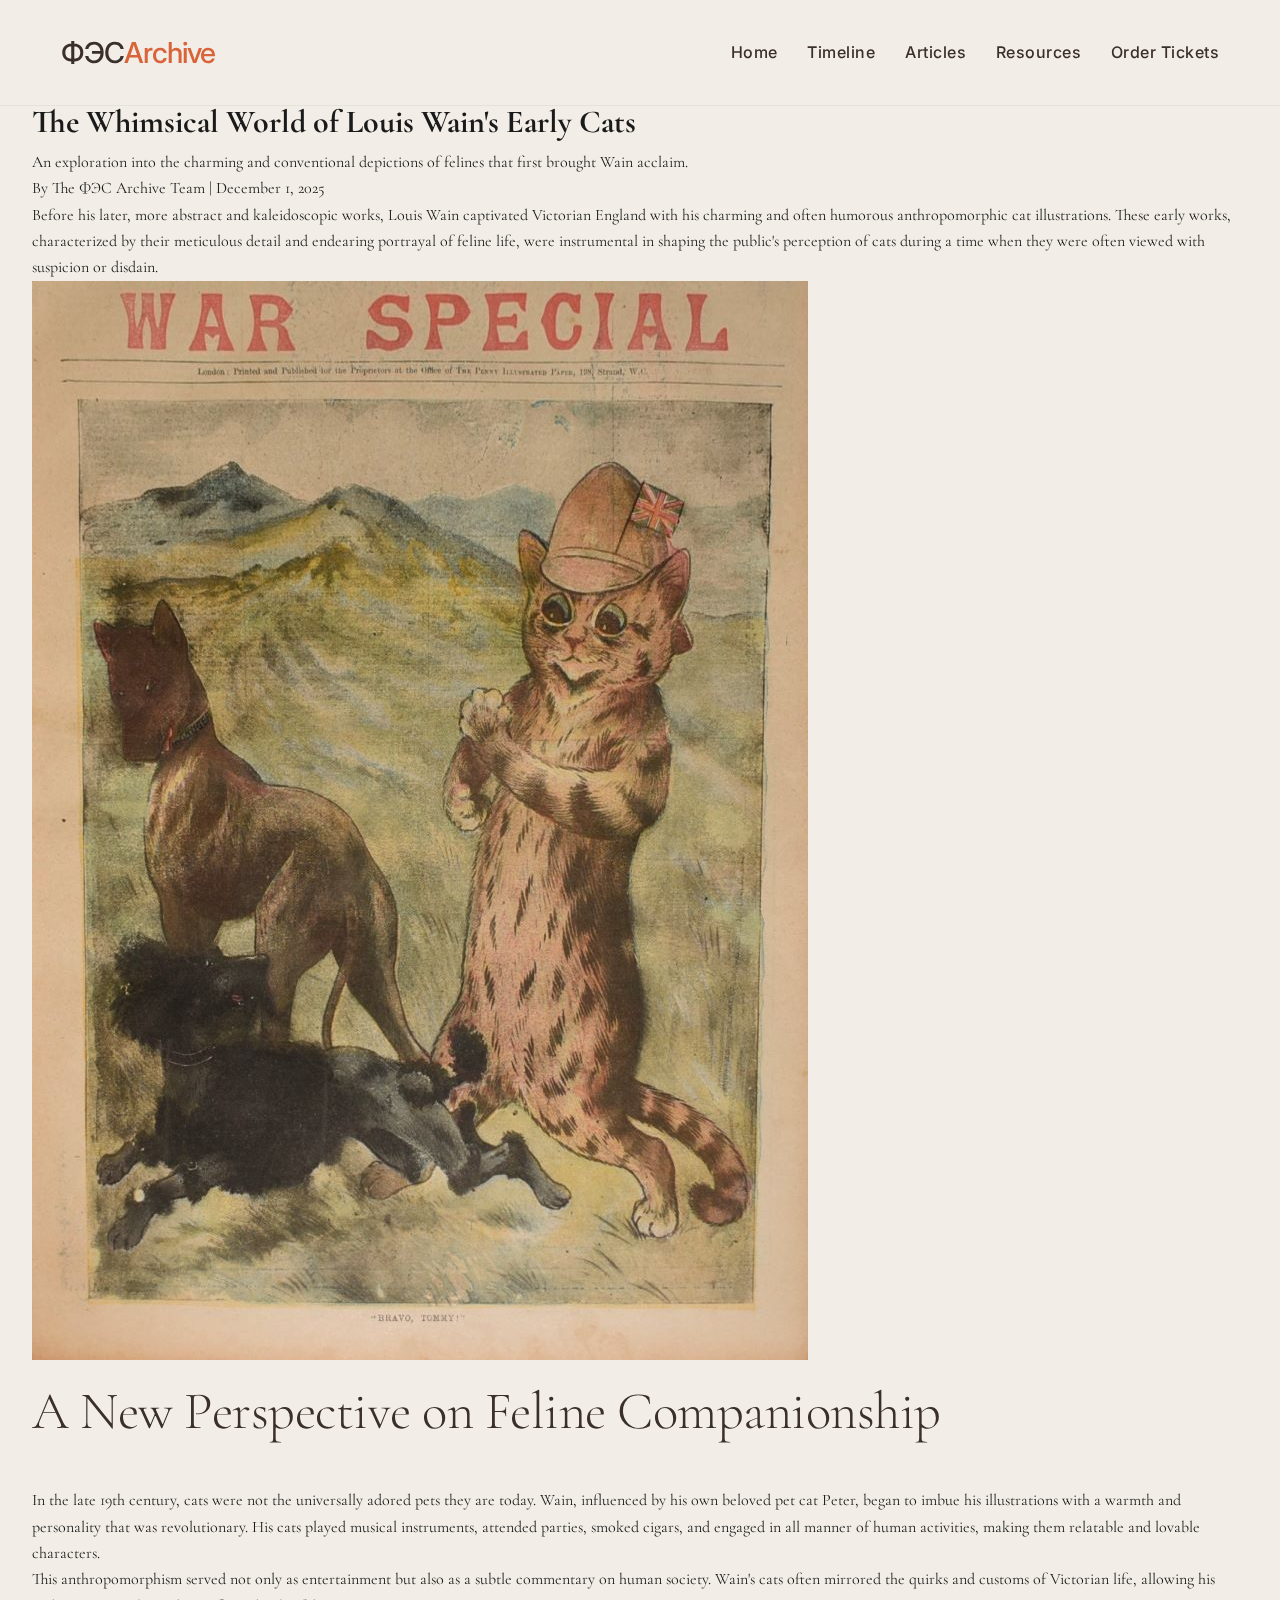
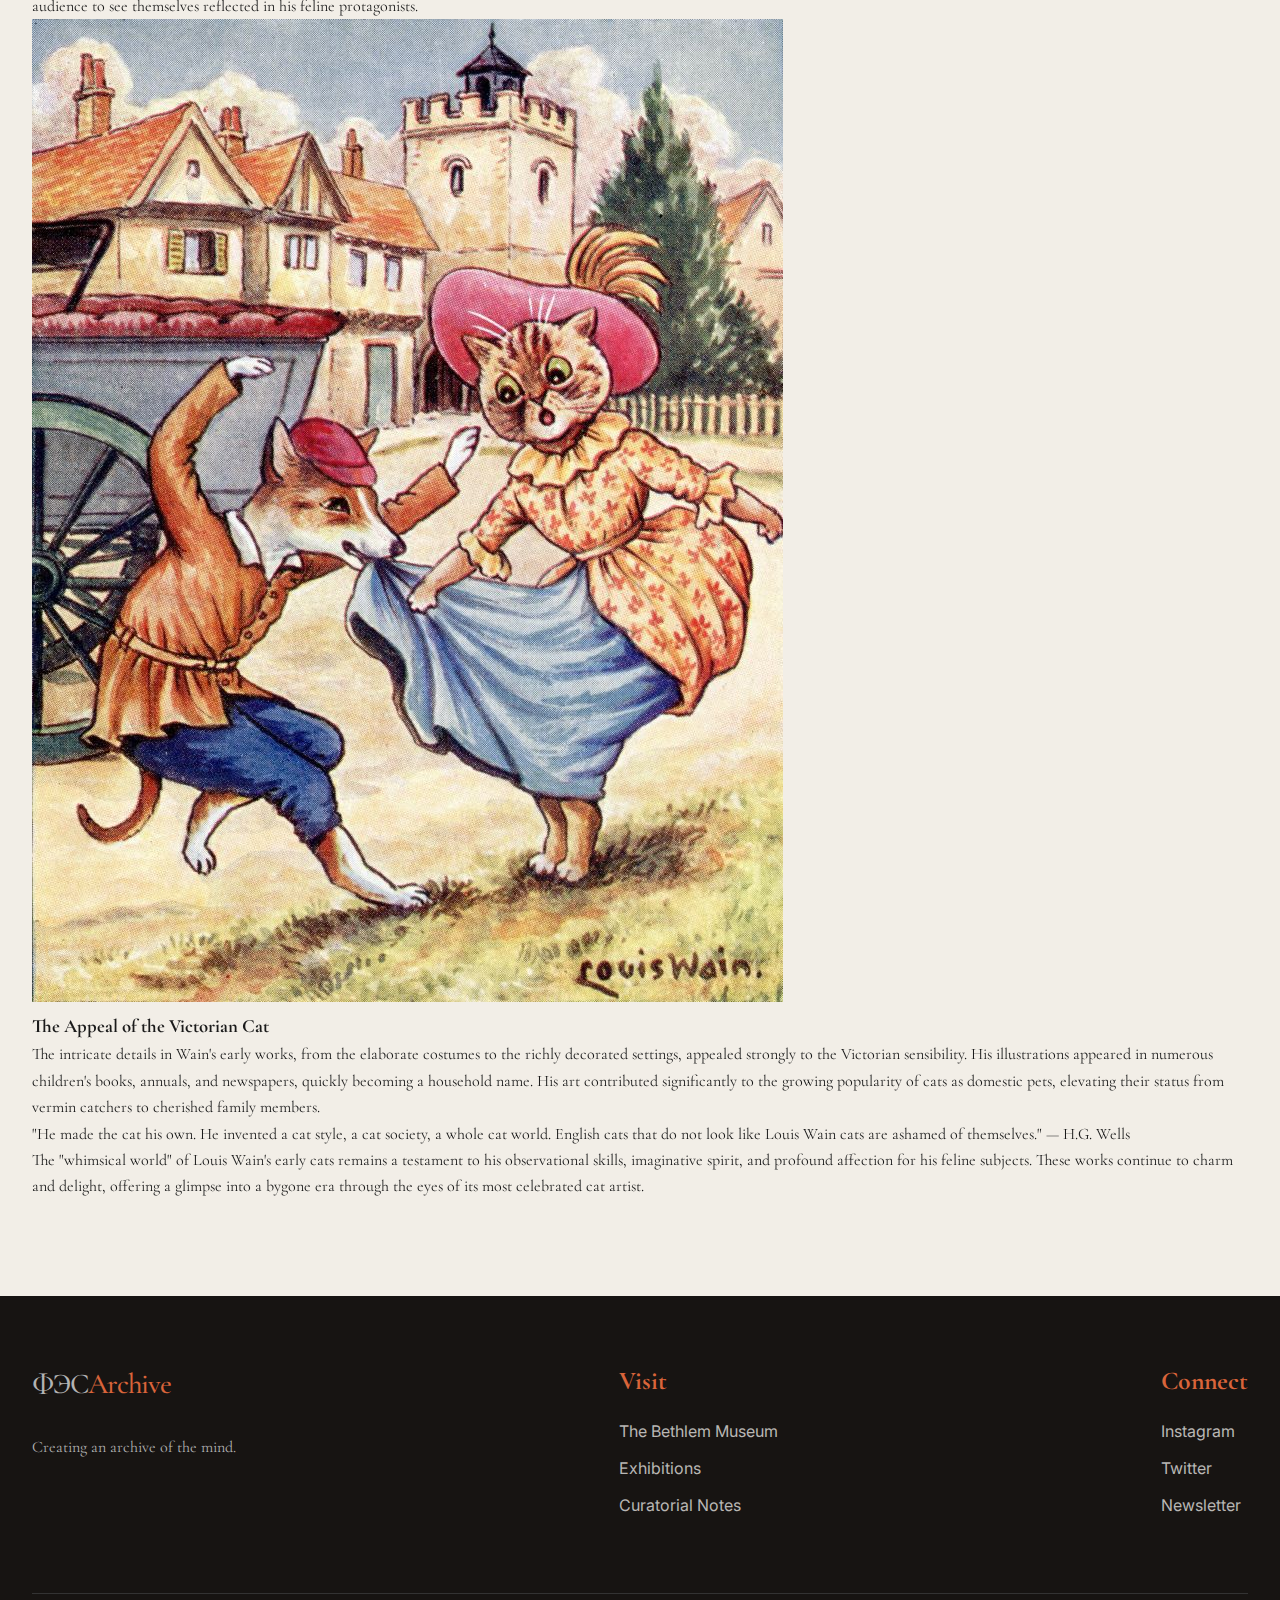
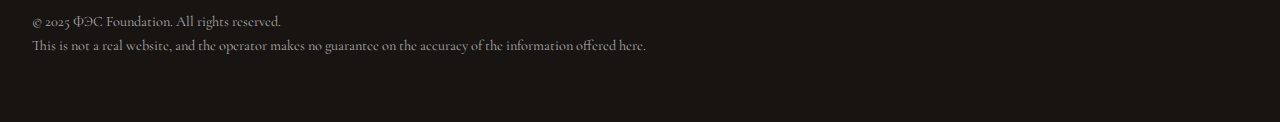
<file: articles/wain/early-cats.html>
<!DOCTYPE html>
<html lang="en">
<head>
    <meta charset="UTF-8">
    <meta name="viewport" content="width=device-width, initial-scale=1.0">
    <title>Article: The Whimsical World of Louis Wain's Early Cats</title>
    <link rel="stylesheet" href="../../styles/main.css">
    
    <link rel="preconnect" href="https://fonts.googleapis.com">
    <link rel="preconnect" href="https://fonts.gstatic.com" crossorigin>
    <link href="https://fonts.googleapis.com/css2?family=Cormorant+Garamond:wght@300;400;500;600&family=Inter:wght@300;400;500&display=swap" rel="stylesheet">
</head>
<body>
    <header>
        <nav id="navbar">
            <div class="logo"> <a href="../../home.html"><p>ФЭС</p><p style="color: var(--orange)">Archive</p></a></div>
            <div class="nav-links">
                <a href="../../index.html">Home</a>
                <a href="../../pages/wain/timeline.html">Timeline</a>
                <a href="../../pages/wain/articles.html">Articles</a>
                <a href="../../pages/wain/resources.html">Resources</a>
                <a href="../../index.html#tickets">Order Tickets</a>
            </div>
        </nav>
    </header>

    <main>
        <section class="unbound article-content-section">
            <div class="container">
                <div class="article-header">
                    <h1>The Whimsical World of Louis Wain's Early Cats</h1>
                    <p class="subtitle">An exploration into the charming and conventional depictions of felines that first brought Wain acclaim.</p>
                    <p class="article-meta">By The ФЭС Archive Team | December 1, 2025</p>
                </div>

                <div class="article-body">
                    <p>Before his later, more abstract and kaleidoscopic works, Louis Wain captivated Victorian England with his charming and often humorous anthropomorphic cat illustrations. These early works, characterized by their meticulous detail and endearing portrayal of feline life, were instrumental in shaping the public's perception of cats during a time when they were often viewed with suspicion or disdain.</p>
                    
                    <img src="../../assets/masonry/1.jpg" alt="Early Louis Wain Cat Illustration">

                    <h2>A New Perspective on Feline Companionship</h2>
                    <p>In the late 19th century, cats were not the universally adored pets they are today. Wain, influenced by his own beloved pet cat Peter, began to imbue his illustrations with a warmth and personality that was revolutionary. His cats played musical instruments, attended parties, smoked cigars, and engaged in all manner of human activities, making them relatable and lovable characters.</p>

                    <p>This anthropomorphism served not only as entertainment but also as a subtle commentary on human society. Wain's cats often mirrored the quirks and customs of Victorian life, allowing his audience to see themselves reflected in his feline protagonists.</p>

                    <img src="../../assets/masonry/4.jpg" alt="Louis Wain Cats Playing Croquet">

                    <h3>The Appeal of the Victorian Cat</h3>
                    <p>The intricate details in Wain's early works, from the elaborate costumes to the richly decorated settings, appealed strongly to the Victorian sensibility. His illustrations appeared in numerous children's books, annuals, and newspapers, quickly becoming a household name. His art contributed significantly to the growing popularity of cats as domestic pets, elevating their status from vermin catchers to cherished family members.</p>

                    <blockquote>"He made the cat his own. He invented a cat style, a cat society, a whole cat world. English cats that do not look like Louis Wain cats are ashamed of themselves." — H.G. Wells</blockquote>

                    <p>The "whimsical world" of Louis Wain's early cats remains a testament to his observational skills, imaginative spirit, and profound affection for his feline subjects. These works continue to charm and delight, offering a glimpse into a bygone era through the eyes of its most celebrated cat artist.</p>
                </div>
            </div>
        </section>
    </main>

    <footer>
        <div class="container">
            <div class="footer-content">
                <div class="footer-col">
                    <div class="logo"> <p style="color:#b3b3b3;">ФЭС</p><p style="color: var(--orange);">Archive</p></div>
                    <br>
                    <p style="color: #b3b3b3; max-width: 300px;">
                        Creating an archive of the mind.
                    </p>
                </div>
                <div class="footer-col">
                    <h3>Visit</h3>
                    <ul>
                        <li><a href="#">The Bethlem Museum</a></li>
                        <li><a href="../../home.html#featured">Exhibitions</a></li>
                        <li><a href="#">Curatorial Notes</a></li>
                    </ul>
                </div>
                <div class="footer-col">
                    <h3>Connect</h3>
                    <ul>
                        <li><a href="#">Instagram</a></li>
                        <li><a href="#">Twitter</a></li>
                        <li><a href="#">Newsletter</a></li>
                    </ul>
                </div>
            </div>
            <div style="margin-top: 4rem; border-top: 1px solid #333; padding-top: 1rem; color: #AAA; font-size: 0.9rem;">
                &copy; 2025 ФЭС Foundation. All rights reserved.<br>This is not a real website, and the operator makes no guarantee on the accuracy of the information offered here.
            </div>
        </div>
    </footer>
    <script src="../../scripts/script.js"></script>
</body>
</html>
</file>
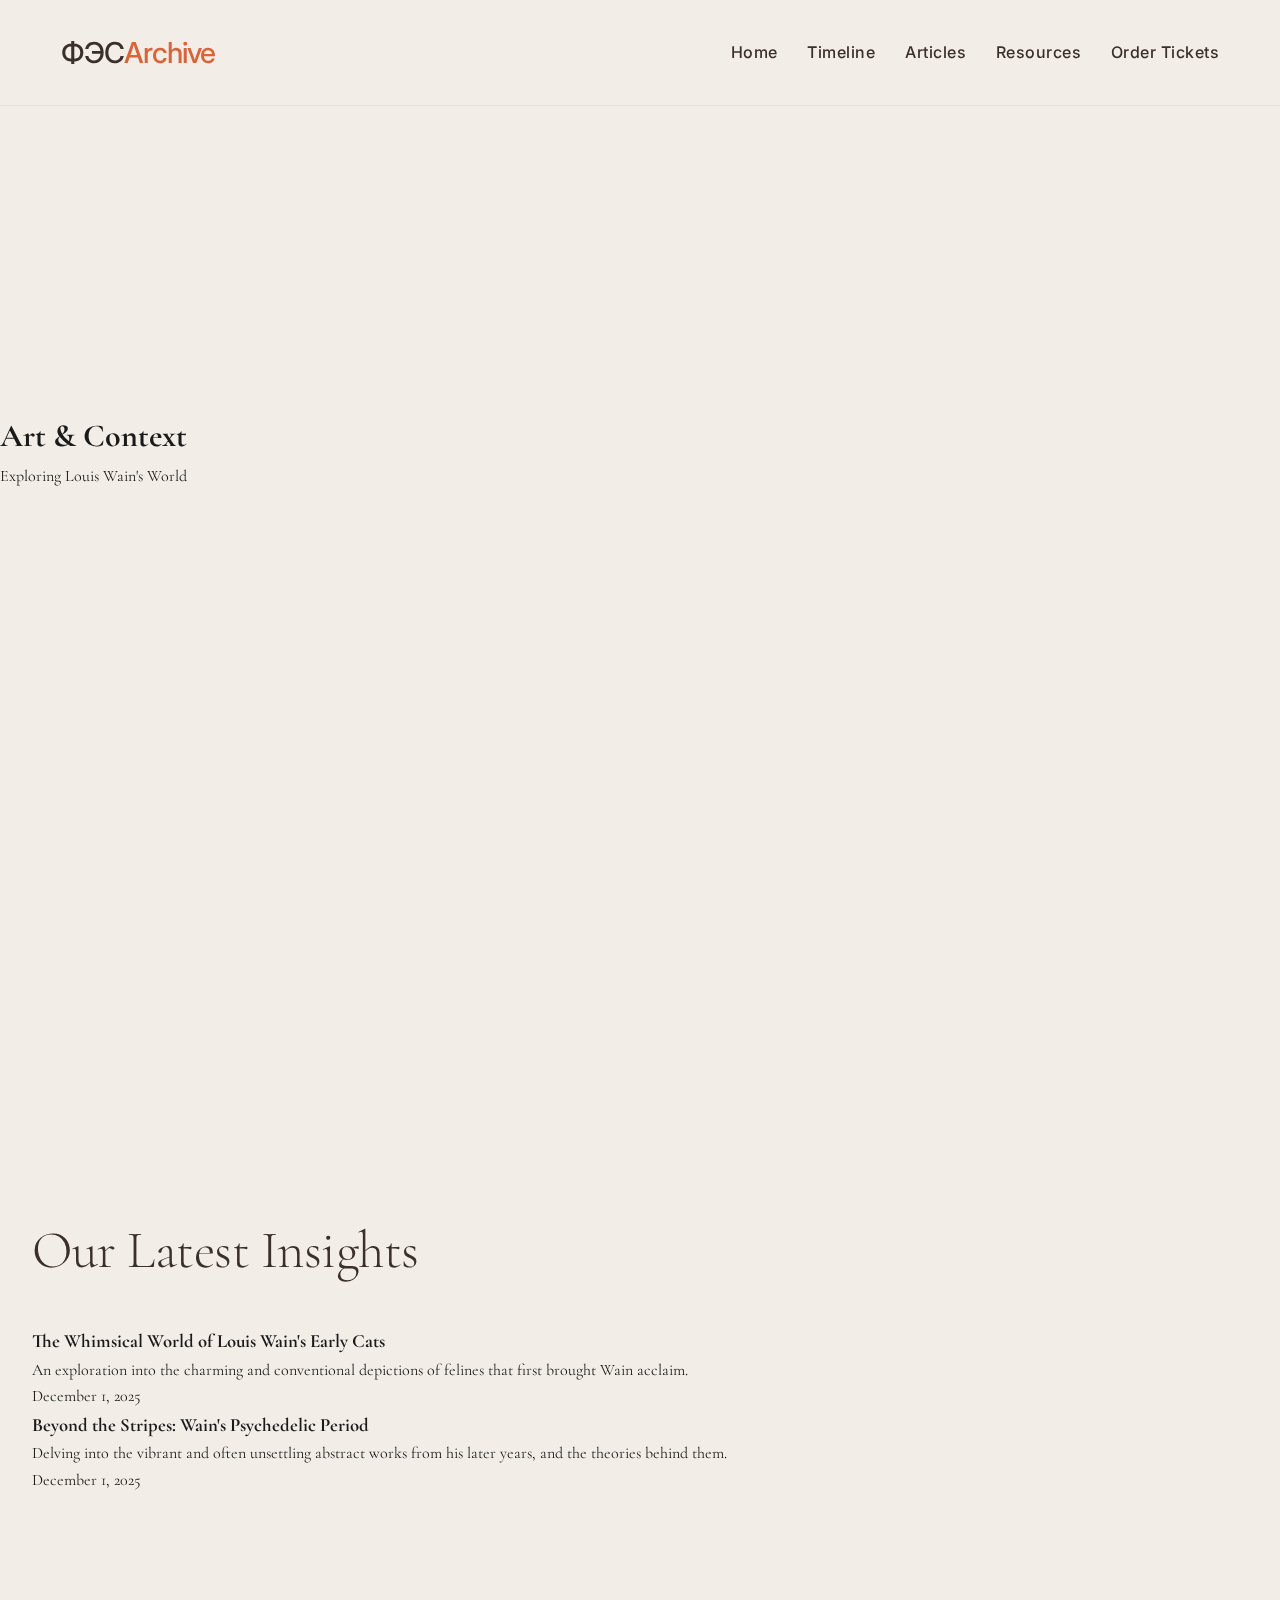
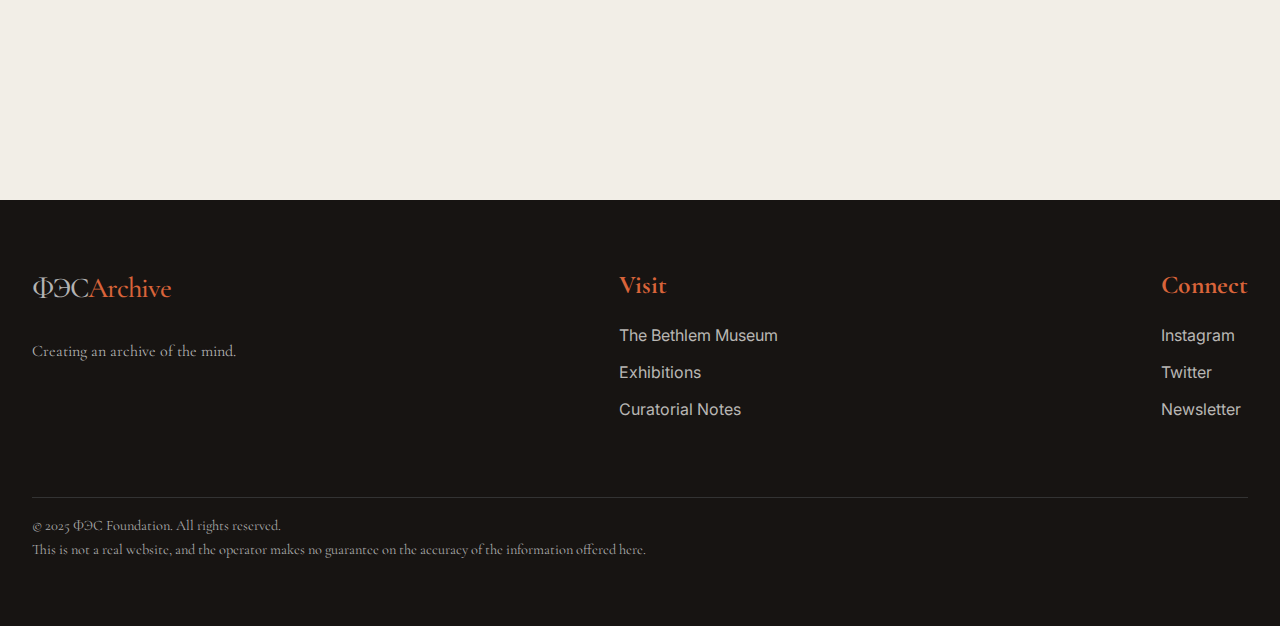
<file: pages/wain/articles.html>
<!DOCTYPE html>
<html lang="en">
<head>
    <meta charset="UTF-8">
    <meta name="viewport" content="width=device-width, initial-scale=1.0">
    <title>Louis Wain Archive | Articles</title>
    <link rel="stylesheet" href="../../styles/main.css">
    
    <link rel="preconnect" href="https://fonts.googleapis.com">
    <link rel="preconnect" href="https://fonts.gstatic.com" crossorigin>
    <link href="https://fonts.googleapis.com/css2?family=Cormorant+Garamond:wght@300;400;500;600&family=Inter:wght@300;400;500&display=swap" rel="stylesheet">
</head>
<body>
    <header>
        <nav id="navbar">
            <div class="logo"> <a href="../../home.html"><p>ФЭС</p><p style="color: var(--orange)">Archive</p></a></div>
            <div class="nav-links">
                <a href="../../index.html">Home</a>
                <a href="timeline.html">Timeline</a>
                <a href="articles.html">Articles</a>
                <a href="resources.html">Resources</a>
                <a href="../../index.html#tickets">Order Tickets</a>
            </div>
        </nav>
    </header>

    <main>
        <section id="articles-hero" class="unbound">
            <h1>Art & Context</h1>
            <p>Exploring Louis Wain's World</p>
        </section>

        <section id="articles-list" class="unbound">
            <div class="container">
                <h2>Our Latest Insights</h2>
                <div class="article-grid">
                    <!-- Article cards will be added here -->
                    <div class="article-card">
                        <h3><a href="../../articles/wain/early-cats.html">The Whimsical World of Louis Wain's Early Cats</a></h3>
                        <p>An exploration into the charming and conventional depictions of felines that first brought Wain acclaim.</p>
                        <span class="article-date">December 1, 2025</span>
                    </div>
                    <div class="article-card">
                        <h3><a href="../../articles/wain/psychedelic-period.html">Beyond the Stripes: Wain's Psychedelic Period</a></h3>
                        <p>Delving into the vibrant and often unsettling abstract works from his later years, and the theories behind them.</p>
                        <span class="article-date">December 1, 2025</span>
                    </div>
                </div>
            </div>
        </section>
    </main>

    <footer>
        <div class="container">
            <div class="footer-content">
                <div class="footer-col">
                    <div class="logo"> <p style="color:#b3b3b3;">ФЭС</p><p style="color: var(--orange);">Archive</p></div>
                    <br>
                    <p style="color: #b3b3b3; max-width: 300px;">
                        Creating an archive of the mind.
                    </p>
                </div>
                <div class="footer-col">
                    <h3>Visit</h3>
                    <ul>
                        <li><a href="#">The Bethlem Museum</a></li>
                        <li><a href="../../home.html#featured">Exhibitions</a></li>
                        <li><a href="#">Curatorial Notes</a></li>
                    </ul>
                </div>
                <div class="footer-col">
                    <h3>Connect</h3>
                    <ul>
                        <li><a href="#">Instagram</a></li>
                        <li><a href="#">Twitter</a></li>
                        <li><a href="#">Newsletter</a></li>
                    </ul>
                </div>
            </div>
            <div style="margin-top: 4rem; border-top: 1px solid #333; padding-top: 1rem; color: #AAA; font-size: 0.9rem;">
                &copy; 2025 ФЭС Foundation. All rights reserved.<br>This is not a real website, and the operator makes no guarantee on the accuracy of the information offered here.
            </div>
        </div>
    </footer>
    <script src="../../scripts/script.js"></script>
</body>
</html>
</file>
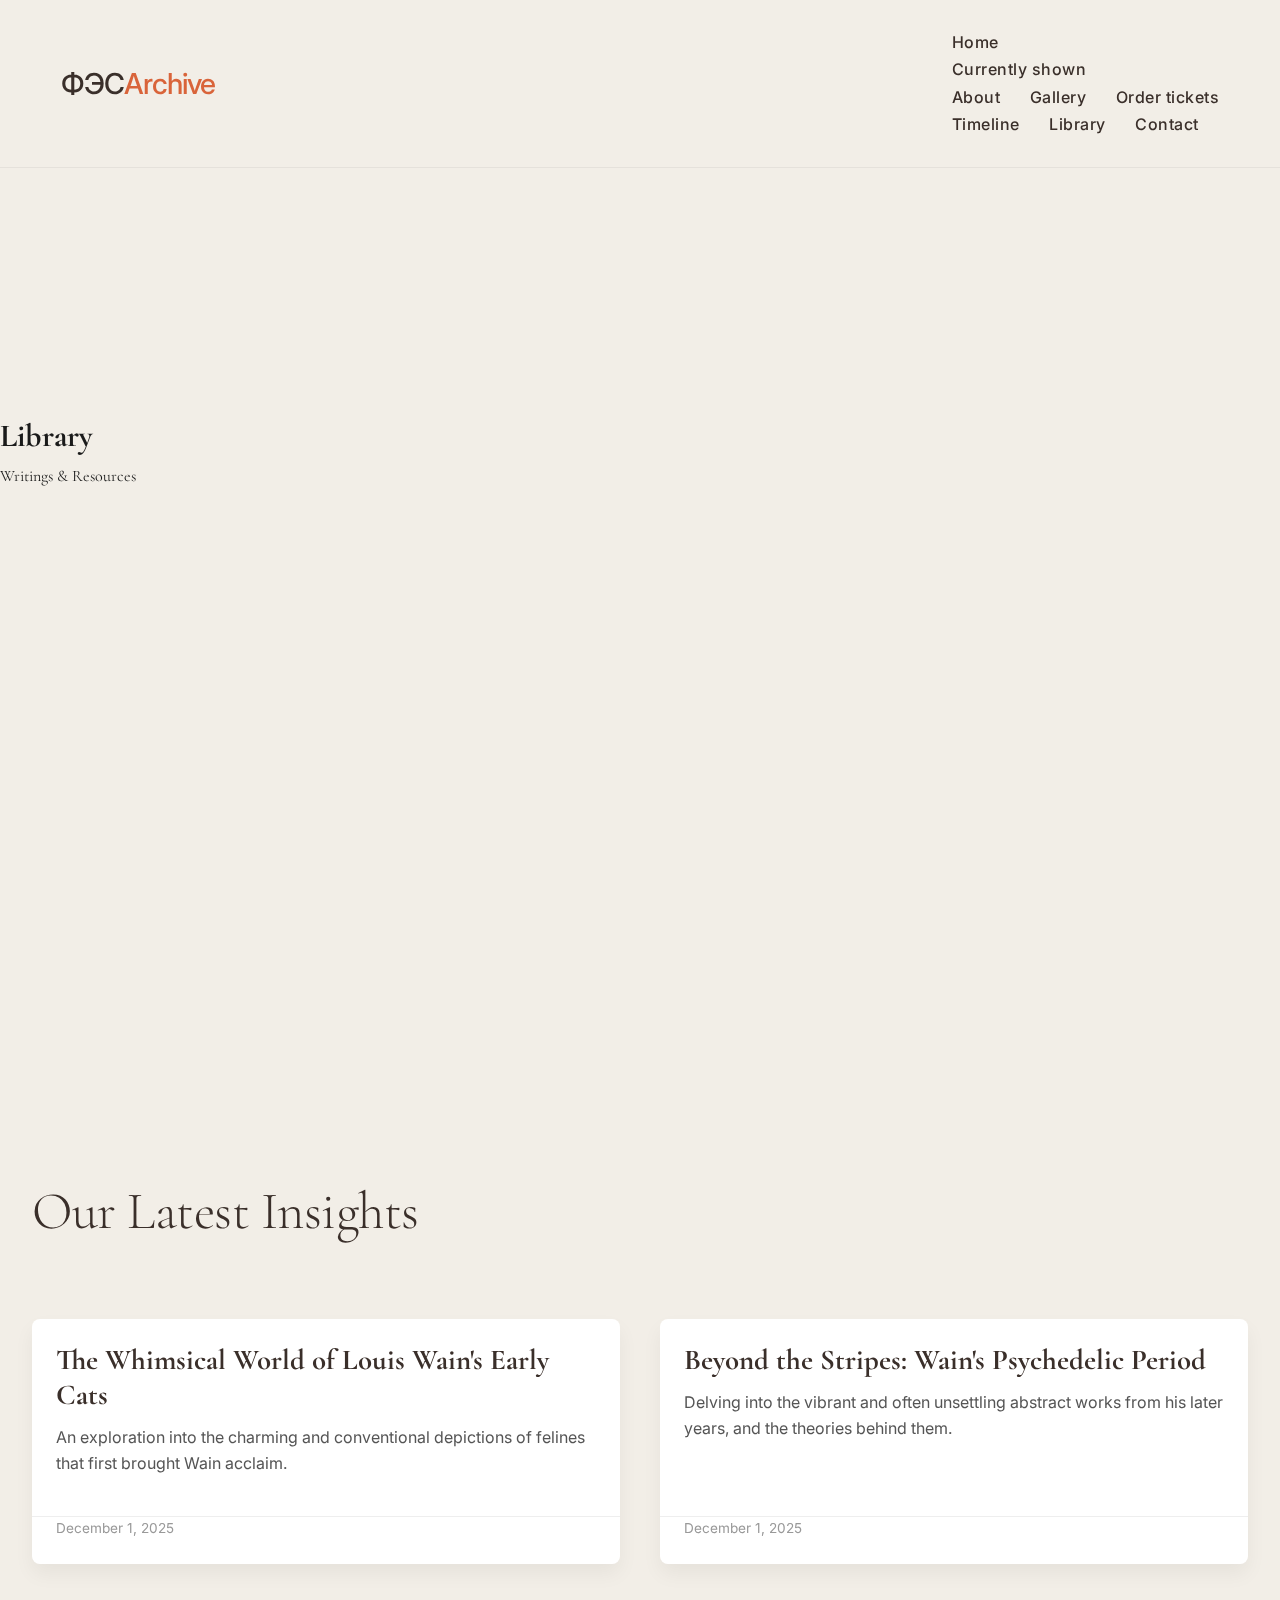
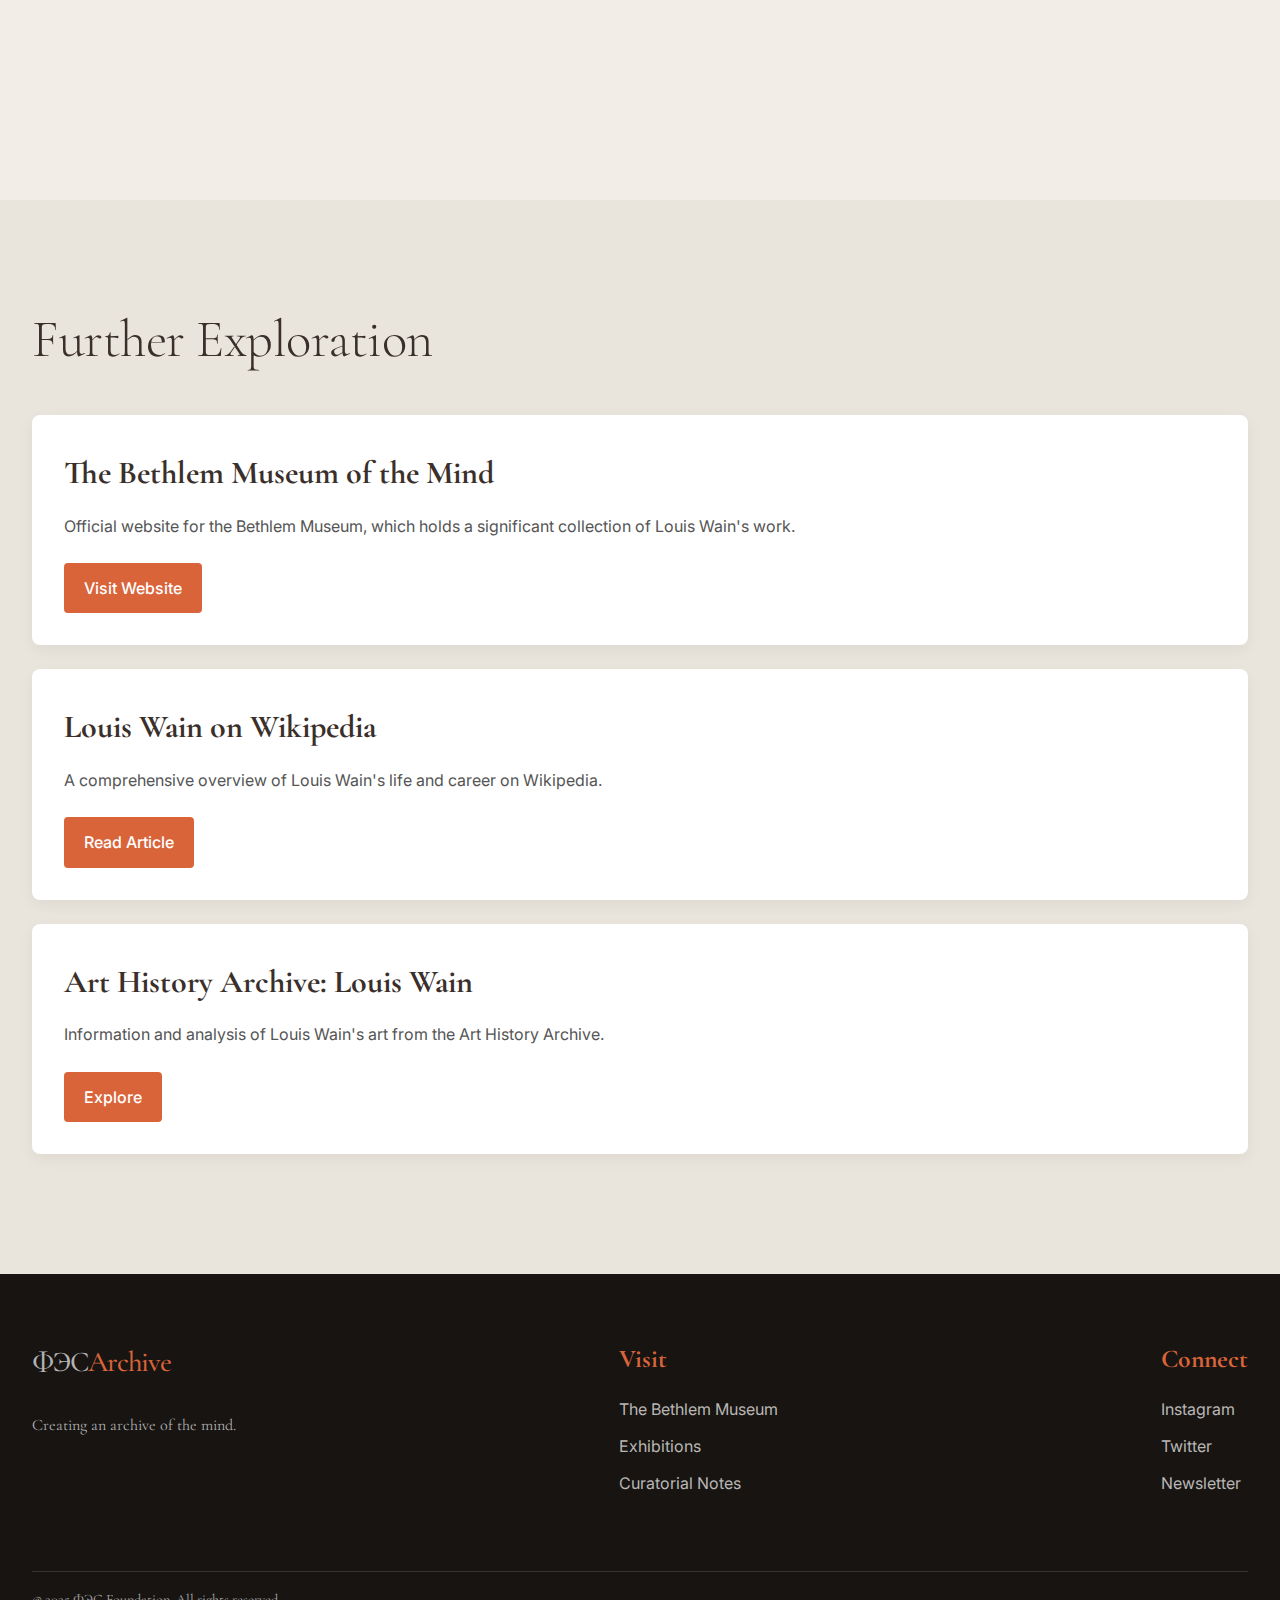
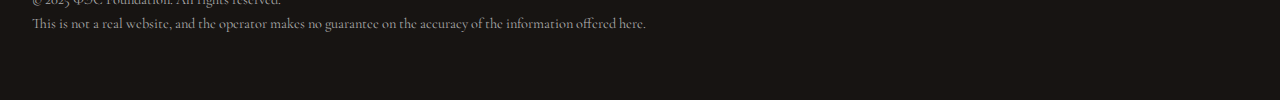
<file: pages/wain/library.html>
<!DOCTYPE html>
<html lang="en">
<head>
    <meta charset="UTF-8">
    <meta name="viewport" content="width=device-width, initial-scale=1.0">
    <title>Louis Wain Archive | Library</title>
    <link rel="stylesheet" href="../../styles/main.css">
    <link rel="stylesheet" href="../../styles/library.css">
    
    <link rel="preconnect" href="https://fonts.googleapis.com">
    <link rel="preconnect" href="https://fonts.gstatic.com" crossorigin>
    <link href="https://fonts.googleapis.com/css2?family=Cormorant+Garamond:wght@300;400;500;600&family=Inter:wght@300;400;500&display=swap" rel="stylesheet">
</head>
<body>
    <header>
        <nav id="navbar">
            <div class="logo"> <a href="../../home.html"><p>ФЭС</p><p style="color: var(--orange)">Archive</p></a></div>
            <div class="nav-links">
                <a href="../../home.html">Home</a>
                <div class="dropdown">
                    <a href="../../index.html" class="dropbtn">Currently shown</a>
                    <div class="dropdown-content">
                        <a href="../../index.html#about">About</a>
                        <a href="../../index.html#gallery">Gallery</a>
                        <a href="../../index.html#tickets">Order tickets</a>
                    </div>
                </div>
                <a href="timeline.html">Timeline</a>
                <a href="library.html">Library</a>
                <a href="../../contact.html">Contact</a>
            </div>
        </nav>
    </header>

    <main>
        <section id="library-hero" class="unbound">
            <h1>Library</h1>
            <p>Writings & Resources</p>
        </section>

        <section id="articles-section" class="unbound">
            <div class="container">
                <h2>Our Latest Insights</h2>
                <div class="article-grid">
                    <div class="article-card">
                        <h3><a href="../../articles/wain/early-cats.html">The Whimsical World of Louis Wain's Early Cats</a></h3>
                        <p>An exploration into the charming and conventional depictions of felines that first brought Wain acclaim.</p>
                        <span class="article-date">December 1, 2025</span>
                    </div>
                    <div class="article-card">
                        <h3><a href="../../articles/wain/psychedelic-period.html">Beyond the Stripes: Wain's Psychedelic Period</a></h3>
                        <p>Delving into the vibrant and often unsettling abstract works from his later years, and the theories behind them.</p>
                        <span class="article-date">December 1, 2025</span>
                    </div>
                </div>
            </div>
        </section>
        
        <section id="resources-section" class="unbound">
            <div class="container">
                <h2>Further Exploration</h2>
                <div class="resource-item">
                    <h3>The Bethlem Museum of the Mind</h3>
                    <p>Official website for the Bethlem Museum, which holds a significant collection of Louis Wain's work.</p>
                    <a href="https://museumofthemind.org.uk/" target="_blank" class="cta-button">Visit Website</a>
                </div>
                <div class="resource-item">
                    <h3>Louis Wain on Wikipedia</h3>
                    <p>A comprehensive overview of Louis Wain's life and career on Wikipedia.</p>
                    <a href="https://en.wikipedia.org/wiki/Louis_Wain" target="_blank" class="cta-button">Read Article</a>
                </div>
                <div class="resource-item">
                    <h3>Art History Archive: Louis Wain</h3>
                    <p>Information and analysis of Louis Wain's art from the Art History Archive.</p>
                    <a href="http://www.arthistoryarchive.com/arthistory/surrealism/Louis-Wain.html" target="_blank" class="cta-button">Explore</a>
                </div>
            </div>
        </section>
    </main>

    <footer>
        <div class="container">
            <div class="footer-content">
                <div class="footer-col">
                    <div class="logo"> <p style="color:#b3b3b3;">ФЭС</p><p style="color: var(--orange);">Archive</p></div>
                    <br>
                    <p style="color: #b3b3b3; max-width: 300px;">
                        Creating an archive of the mind.
                    </p>
                </div>
                <div class="footer-col">
                    <h3>Visit</h3>
                    <ul>
                        <li><a href="#">The Bethlem Museum</a></li>
                        <li><a href="../../home.html#featured">Exhibitions</a></li>
                        <li><a href="#">Curatorial Notes</a></li>
                    </ul>
                </div>
                <div class="footer-col">
                    <h3>Connect</h3>
                    <ul>
                        <li><a href="#">Instagram</a></li>
                        <li><a href="#">Twitter</a></li>
                        <li><a href="#">Newsletter</a></li>
                    </ul>
                </div>
            </div>
            <div style="margin-top: 4rem; border-top: 1px solid #333; padding-top: 1rem; color: #AAA; font-size: 0.9rem;">
                &copy; 2025 ФЭС Foundation. All rights reserved.<br>This is not a real website, and the operator makes no guarantee on the accuracy of the information offered here.
            </div>
        </div>
    </footer>
    <script src="../../scripts/script.js"></script>
</body>
</html>
</file>
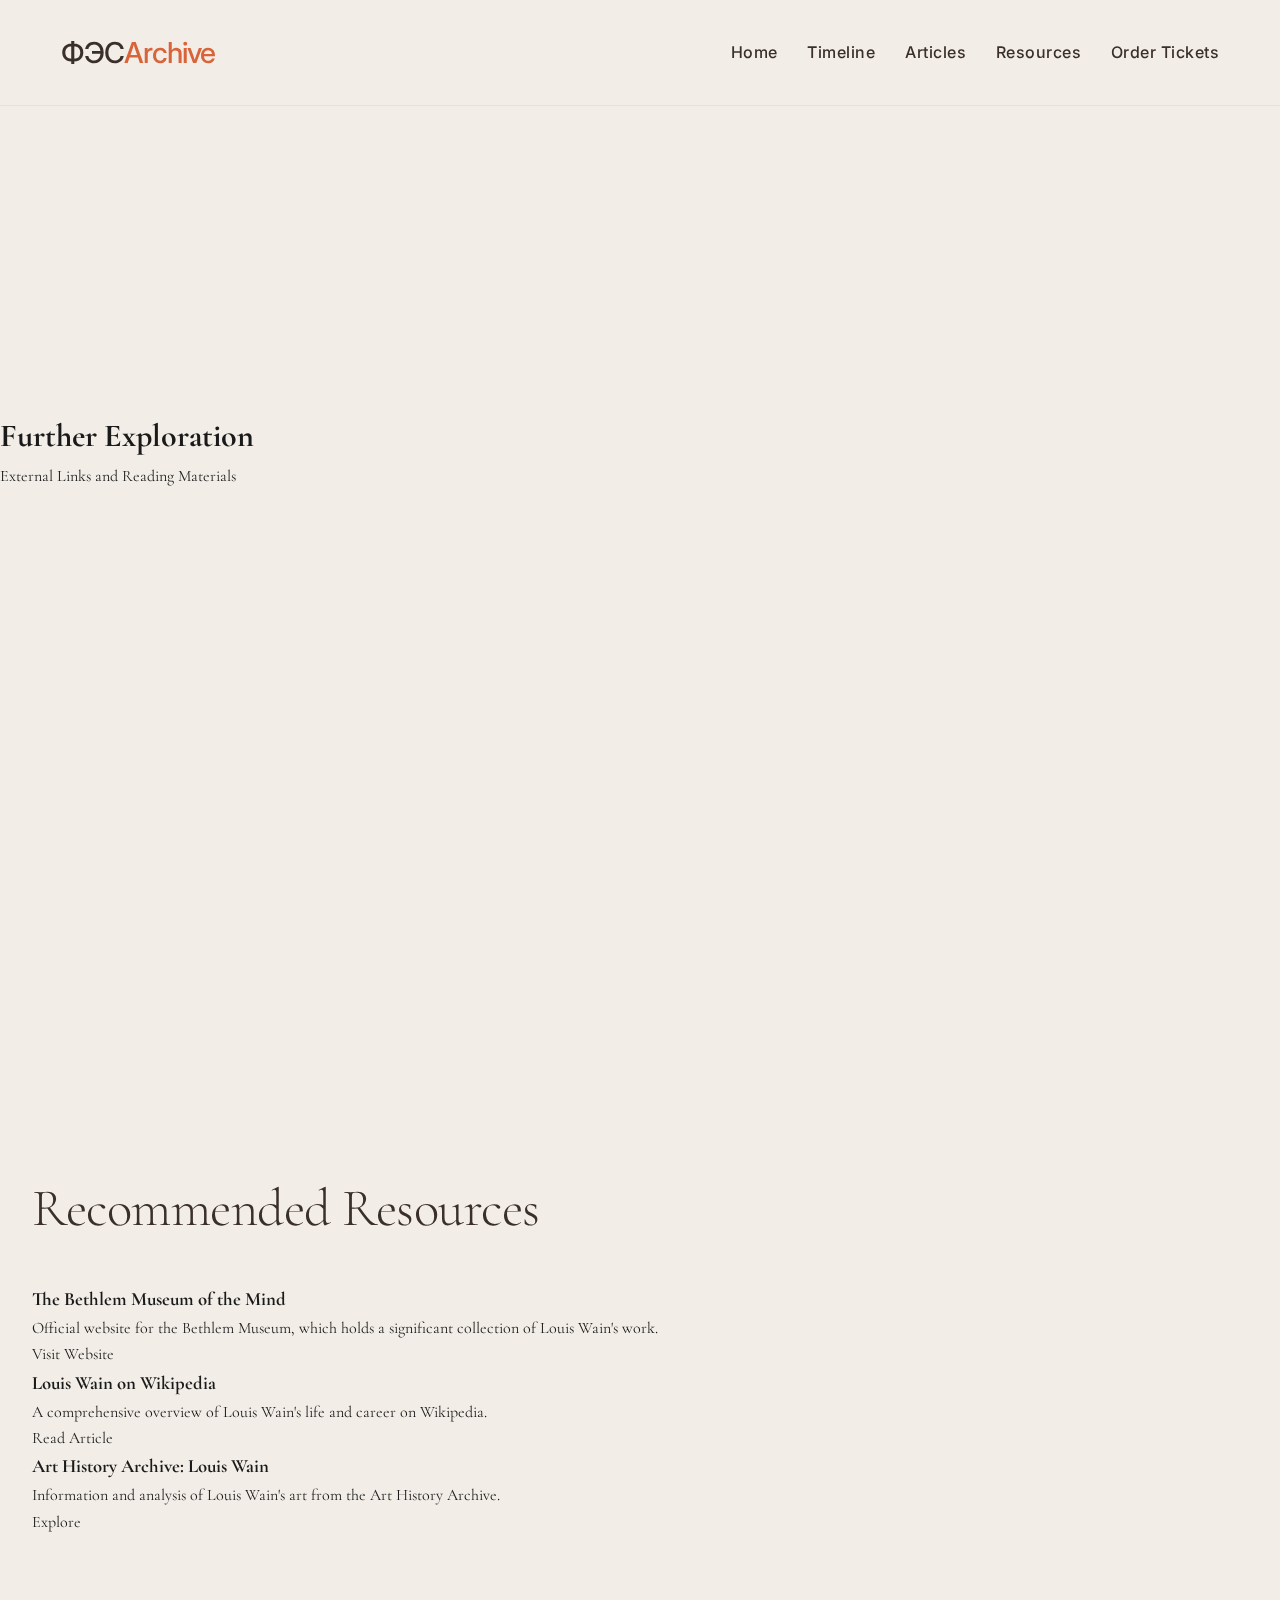
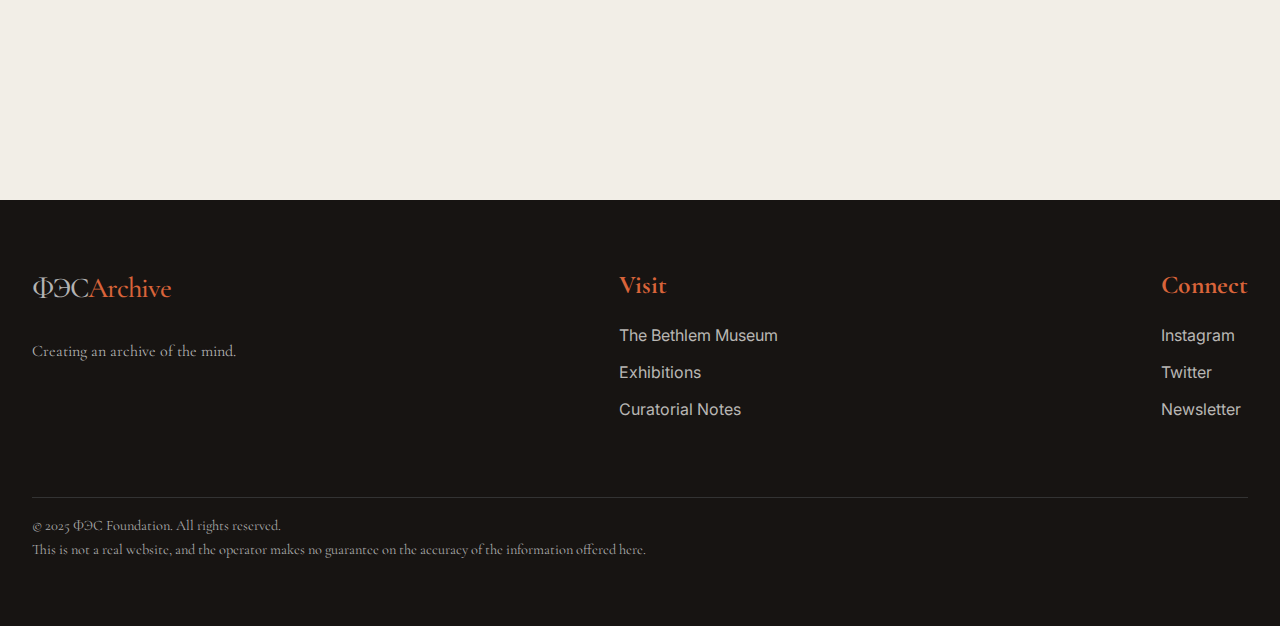
<file: pages/wain/resources.html>
<!DOCTYPE html>
<html lang="en">
<head>
    <meta charset="UTF-8">
    <meta name="viewport" content="width=device-width, initial-scale=1.0">
    <title>Louis Wain Archive | Resources</title>
    <link rel="stylesheet" href="../../styles/main.css">
    
    <link rel="preconnect" href="https://fonts.googleapis.com">
    <link rel="preconnect" href="https://fonts.gstatic.com" crossorigin>
    <link href="https://fonts.googleapis.com/css2?family=Cormorant+Garamond:wght@300;400;500;600&family=Inter:wght@300;400;500&display=swap" rel="stylesheet">
</head>
<body>
    <header>
        <nav id="navbar">
            <div class="logo"> <a href="../../home.html"><p>ФЭС</p><p style="color: var(--orange)">Archive</p></a></div>
            <div class="nav-links">
                <a href="../../index.html">Home</a>
                <a href="timeline.html">Timeline</a>
                <a href="articles.html">Articles</a>
                <a href="resources.html">Resources</a>
                <a href="../../index.html#tickets">Order Tickets</a>
            </div>
        </nav>
    </header>

    <main>
        <section id="resources-hero" class="unbound">
            <h1>Further Exploration</h1>
            <p>External Links and Reading Materials</p>
        </section>

        <section id="resources-list" class="unbound">
            <div class="container">
                <h2>Recommended Resources</h2>
                <div class="resource-item">
                    <h3>The Bethlem Museum of the Mind</h3>
                    <p>Official website for the Bethlem Museum, which holds a significant collection of Louis Wain's work.</p>
                    <a href="https://museumofthemind.org.uk/" target="_blank" class="cta-button">Visit Website</a>
                </div>
                <div class="resource-item">
                    <h3>Louis Wain on Wikipedia</h3>
                    <p>A comprehensive overview of Louis Wain's life and career on Wikipedia.</p>
                    <a href="https://en.wikipedia.org/wiki/Louis_Wain" target="_blank" class="cta-button">Read Article</a>
                </div>
                <div class="resource-item">
                    <h3>Art History Archive: Louis Wain</h3>
                    <p>Information and analysis of Louis Wain's art from the Art History Archive.</p>
                    <a href="http://www.arthistoryarchive.com/arthistory/surrealism/Louis-Wain.html" target="_blank" class="cta-button">Explore</a>
                </div>
            </div>
        </section>
    </main>

    <footer>
        <div class="container">
            <div class="footer-content">
                <div class="footer-col">
                    <div class="logo"> <p style="color:#b3b3b3;">ФЭС</p><p style="color: var(--orange);">Archive</p></div>
                    <br>
                    <p style="color: #b3b3b3; max-width: 300px;">
                        Creating an archive of the mind.
                    </p>
                </div>
                <div class="footer-col">
                    <h3>Visit</h3>
                    <ul>
                        <li><a href="#">The Bethlem Museum</a></li>
                        <li><a href="../../home.html#featured">Exhibitions</a></li>
                        <li><a href="#">Curatorial Notes</a></li>
                    </ul>
                </div>
                <div class="footer-col">
                    <h3>Connect</h3>
                    <ul>
                        <li><a href="#">Instagram</a></li>
                        <li><a href="#">Twitter</a></li>
                        <li><a href="#">Newsletter</a></li>
                    </ul>
                </div>
            </div>
            <div style="margin-top: 4rem; border-top: 1px solid #333; padding-top: 1rem; color: #AAA; font-size: 0.9rem;">
                &copy; 2025 ФЭС Foundation. All rights reserved.<br>This is not a real website, and the operator makes no guarantee on the accuracy of the information offered here.
            </div>
        </div>
    </footer>
    <script src="../../scripts/script.js"></script>
</body>
</html>
</file>
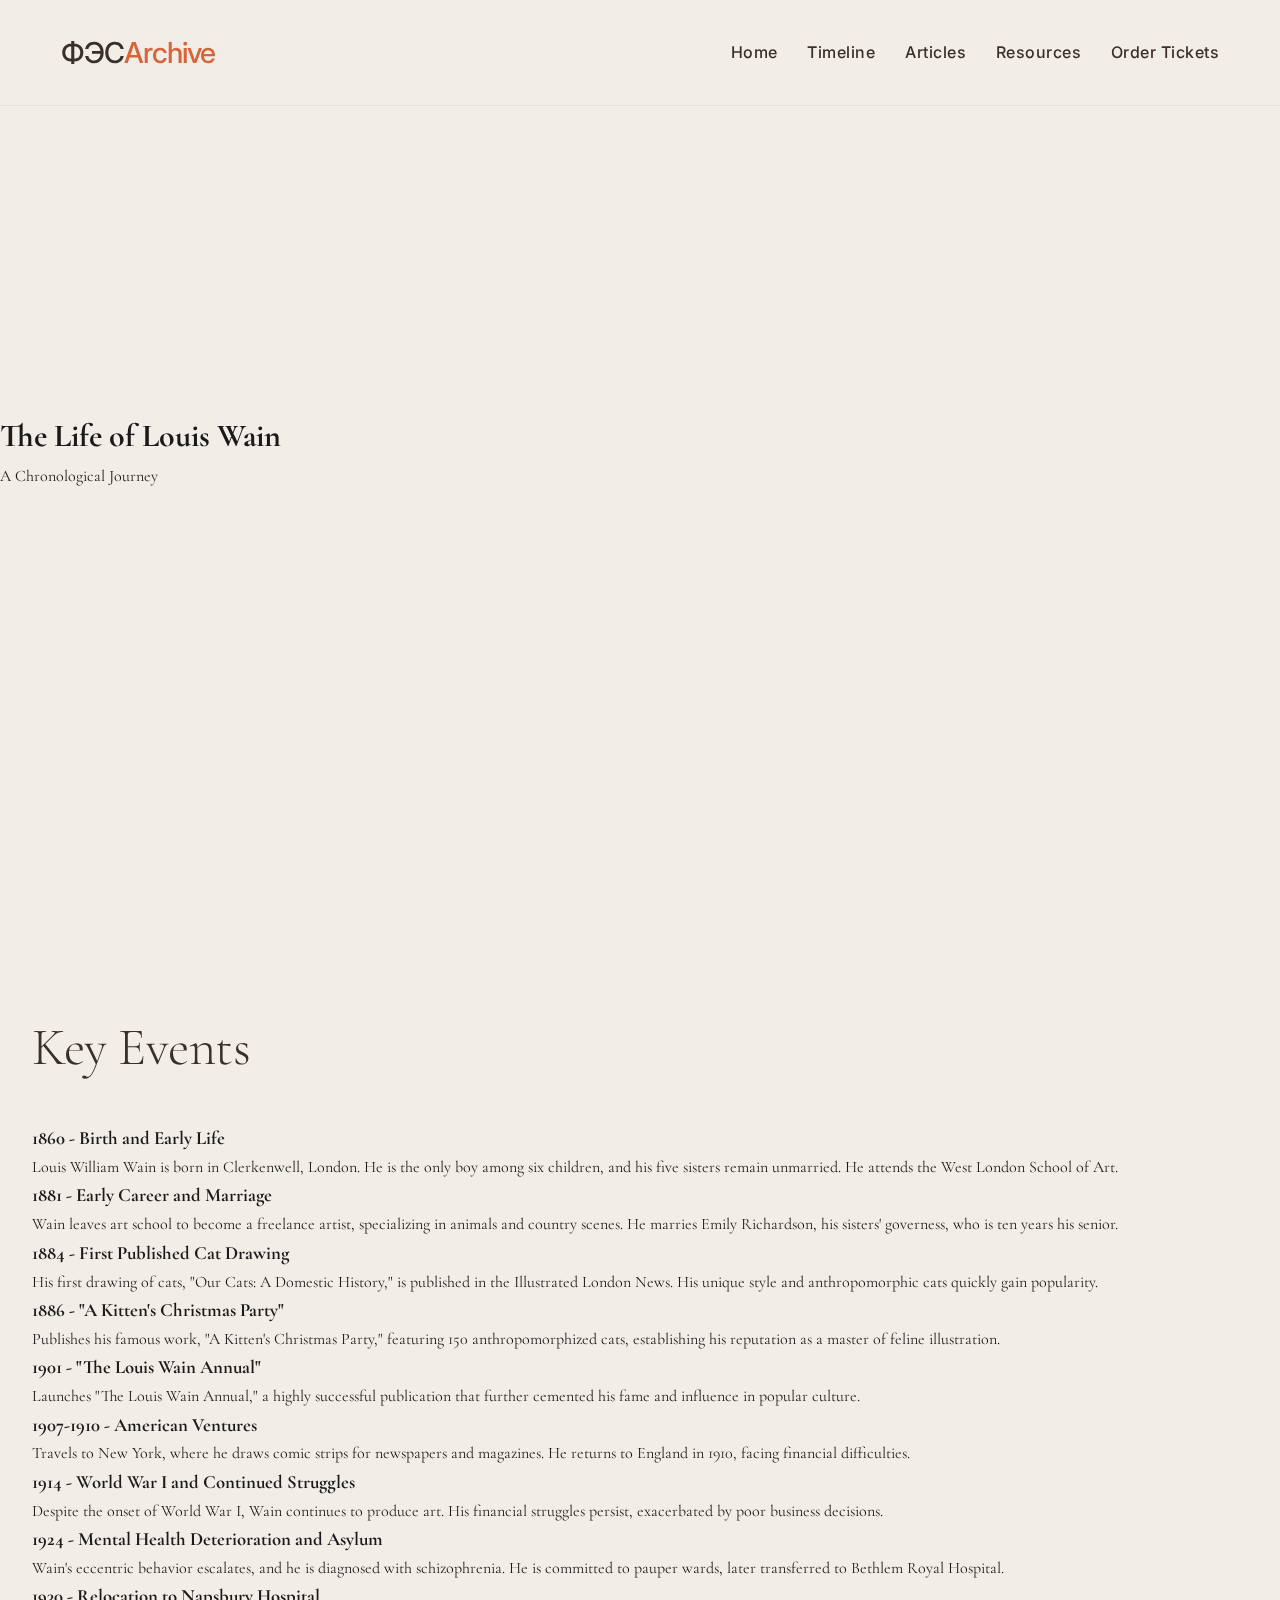
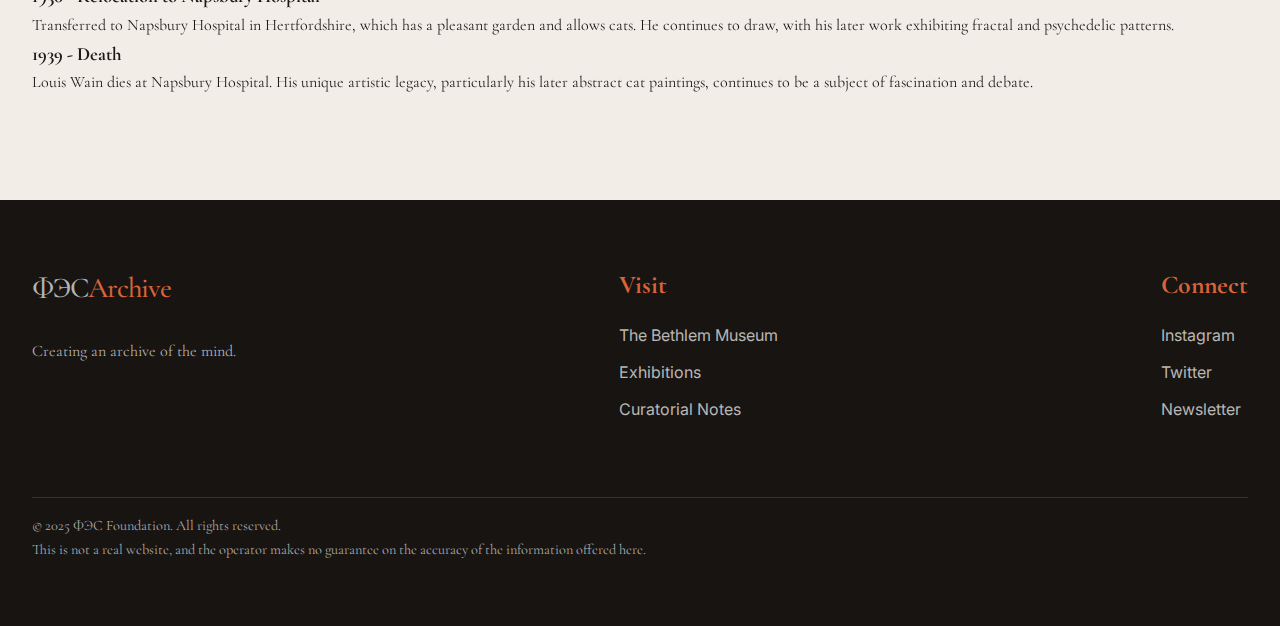
<file: pages/wain/timeline.html>
<!DOCTYPE html>
<html lang="en">
<head>
    <meta charset="UTF-8">
    <meta name="viewport" content="width=device-width, initial-scale=1.0">
    <title>Louis Wain Archive | Timeline</title>
    <link rel="stylesheet" href="../../styles/main.css">
    <link rel="stylesheet" href="../../styles/no_snap.css">
    
    <link rel="preconnect" href="https://fonts.googleapis.com">
    <link rel="preconnect" href="https://fonts.gstatic.com" crossorigin>
    <link href="https://fonts.googleapis.com/css2?family=Cormorant+Garamond:wght@300;400;500;600&family=Inter:wght@300;400;500&display=swap" rel="stylesheet">
</head>
<body>
    <header>
        <nav id="navbar">
            <div class="logo"> <a href="../../home.html"><p>ФЭС</p><p style="color: var(--orange)">Archive</p></a></div>
            <div class="nav-links">
                <a href="../../index.html">Home</a>
                <a href="timeline.html">Timeline</a>
                <a href="articles.html">Articles</a>
                <a href="resources.html">Resources</a>
                <a href="../../index.html#tickets">Order Tickets</a>
            </div>
        </nav>
    </header>

    <main>
        <section id="timeline-hero" class="unbound">
            <h1>The Life of Louis Wain</h1>
            <p>A Chronological Journey</p>
        </section>

        <section id="timeline-content" class="unbound">
            <div class="container">
                <h2>Key Events</h2>
                <div class="timeline-container">
                    <div class="timeline-item left">
                        <div class="timeline-content">
                            <h3>1860 - Birth and Early Life</h3>
                            <p>Louis William Wain is born in Clerkenwell, London. He is the only boy among six children, and his five sisters remain unmarried. He attends the West London School of Art.</p>
                        </div>
                    </div>
                    <div class="timeline-item right">
                        <div class="timeline-content">
                            <h3>1881 - Early Career and Marriage</h3>
                            <p>Wain leaves art school to become a freelance artist, specializing in animals and country scenes. He marries Emily Richardson, his sisters' governess, who is ten years his senior.</p>
                        </div>
                    </div>
                    <div class="timeline-item left">
                        <div class="timeline-content">
                            <h3>1884 - First Published Cat Drawing</h3>
                            <p>His first drawing of cats, "Our Cats: A Domestic History," is published in the Illustrated London News. His unique style and anthropomorphic cats quickly gain popularity.</p>
                        </div>
                    </div>
                    <div class="timeline-item right">
                        <div class="timeline-content">
                            <h3>1886 - "A Kitten's Christmas Party"</h3>
                            <p>Publishes his famous work, "A Kitten's Christmas Party," featuring 150 anthropomorphized cats, establishing his reputation as a master of feline illustration.</p>
                        </div>
                    </div>
                    <div class="timeline-item left">
                        <div class="timeline-content">
                            <h3>1901 - "The Louis Wain Annual"</h3>
                            <p>Launches "The Louis Wain Annual," a highly successful publication that further cemented his fame and influence in popular culture.</p>
                        </div>
                    </div>
                    <div class="timeline-item right">
                        <div class="timeline-content">
                            <h3>1907-1910 - American Ventures</h3>
                            <p>Travels to New York, where he draws comic strips for newspapers and magazines. He returns to England in 1910, facing financial difficulties.</p>
                        </div>
                    </div>
                    <div class="timeline-item left">
                        <div class="timeline-content">
                            <h3>1914 - World War I and Continued Struggles</h3>
                            <p>Despite the onset of World War I, Wain continues to produce art. His financial struggles persist, exacerbated by poor business decisions.</p>
                        </div>
                    </div>
                    <div class="timeline-item right">
                        <div class="timeline-content">
                            <h3>1924 - Mental Health Deterioration and Asylum</h3>
                            <p>Wain's eccentric behavior escalates, and he is diagnosed with schizophrenia. He is committed to pauper wards, later transferred to Bethlem Royal Hospital.</p>
                        </div>
                    </div>
                    <div class="timeline-item left">
                        <div class="timeline-content">
                            <h3>1930 - Relocation to Napsbury Hospital</h3>
                            <p>Transferred to Napsbury Hospital in Hertfordshire, which has a pleasant garden and allows cats. He continues to draw, with his later work exhibiting fractal and psychedelic patterns.</p>
                        </div>
                    </div>
                    <div class="timeline-item right">
                        <div class="timeline-content">
                            <h3>1939 - Death</h3>
                            <p>Louis Wain dies at Napsbury Hospital. His unique artistic legacy, particularly his later abstract cat paintings, continues to be a subject of fascination and debate.</p>
                        </div>
                    </div>
                </div>
            </div>
        </section>
    </main>

    <footer>
        <div class="container">
            <div class="footer-content">
                <div class="footer-col">
                    <div class="logo"> <p style="color:#b3b3b3;">ФЭС</p><p style="color: var(--orange);">Archive</p></div>
                    <br>
                    <p style="color: #b3b3b3; max-width: 300px;">
                        Creating an archive of the mind.
                    </p>
                </div>
                <div class="footer-col">
                    <h3>Visit</h3>
                    <ul>
                        <li><a href="#">The Bethlem Museum</a></li>
                        <li><a href="../../home.html#featured">Exhibitions</a></li>
                        <li><a href="#">Curatorial Notes</a></li>
                    </ul>
                </div>
                <div class="footer-col">
                    <h3>Connect</h3>
                    <ul>
                        <li><a href="#">Instagram</a></li>
                        <li><a href="#">Twitter</a></li>
                        <li><a href="#">Newsletter</a></li>
                    </ul>
                </div>
            </div>
            <div style="margin-top: 4rem; border-top: 1px solid #333; padding-top: 1rem; color: #AAA; font-size: 0.9rem;">
                &copy; 2025 ФЭС Foundation. All rights reserved.<br>This is not a real website, and the operator makes no guarantee on the accuracy of the information offered here.
            </div>
        </div>
    </footer>
    <script src="../../scripts/script.js"></script>
</body>
</html>
</file>
<file: style.css>
:root {
           --bg-color: #f2eee7;
           --text-color: #1a1a1a;
           --font-main: "Cormorant Garamond", serif;
           --font-sans: "Inter", sans-serif;
           --orange: #d9643a;
           --bright-orange: #ff4400;
           --accent-dark: #3a2f2a;
       }

       body::before {
           content: "";
           position: fixed;
           inset: 0;
           pointer-events: none;
           background-image: url("https://www.transparenttextures.com/patterns/dust.png");
           opacity: 0.25;
           z-index: 0;
       }

       * {
           box-sizing: border-box;
           margin: 0;
           padding: 0;
       }

       html {
           scroll-snap-type: y mandatory;
           scroll-behavior: smooth;
           overscroll-behavior-y: contain;
       }

       body {
           background-color: var(--bg-color);
           color: var(--text-color);
           font-family: var(--font-main);
           overflow-x: hidden;
           line-height: 1.65;
           position: relative;
       }

       a {
           text-decoration: none;
           color: inherit;
       }

       nav {
           position: fixed;
           top: 0;
           width: 100%;
           display: flex;
           justify-content: space-between;
           align-items: center;
           padding: 1.8rem 3rem;
           background: rgba(242, 238, 231, 0.75);
           backdrop-filter: blur(8px);
           border-bottom: 1px solid rgba(0, 0, 0, 0.05);
           z-index: 100;
           transition: transform 0.4s ease-in-out, background 0.3s ease-in-out;
       }

       nav.nav-hidden {
           transform: translateY(-100%);
       }

       nav a {
           margin: 0.8em;
           color: var(--accent-dark);
           font-family: var(--font-sans);
           font-weight: 500;
           letter-spacing: 0.5px;
           transition: 0.25s ease;
       }

       nav a:hover {
           color: var(--orange);
           transform: translateY(-2px);
       }

       .logo p {
           font-weight: 500;
           font-size: 1.8rem;
           letter-spacing: -1px;
           color: var(--accent-dark);
           display: inline;
           flex-shrink: 0;
       }

       section.unbound {
           min-height: 100vh;
           scroll-snap-align: start;
           display: flex;
           flex-direction: column;
           justify-content: center;
           position: relative;
           padding: 6rem 0;
           scroll-snap-stop: always;
       }

       .container {
           max-width: 1440px;
           margin: 0 auto;
           padding: 0 2rem;
           width: 100%;
       }

       h2 {
           font-size: 3.3rem;
           font-weight: 300;
           margin-bottom: 2rem;
           letter-spacing: -0.5px;
           color: var(--accent-dark);
       }

       #hero {
           background-image: url("https://miro.medium.com/v2/resize:fit:1400/1*qvkwHmpA-_J2NSHpgfjKbA.jpeg");
           background-size: cover;
           background-position: center;
           align-items: center;
           text-align: center;
           color: #000;
           padding: 0;
           position: relative;
       }

       #hero::after {
           content: "";
           position: absolute;
           inset: 0;
           background: rgba(255, 255, 255, 0.2);
           backdrop-filter: contrast(0.9);
       }

       #hero h1 {
           position: relative;
           font-size: 6rem;
           font-weight: 200;
           letter-spacing: -2px;
           line-height: 1;
           margin-bottom: 0.7rem;
           text-transform: uppercase;
           z-index: 1;
       }

       #hero p {
           position: relative;
           font-size: 1.6rem;
           font-family: var(--font-sans);
           z-index: 1;
       }

       .about-grid {
           display: grid;
           grid-template-columns: 1fr 1fr;
           gap: 4rem;
           align-items: center;
       }

       .about-text article {
           font-size: 1.3rem;
           margin-bottom: 1.5rem;
           color: #444;
           font-family: var(--font-sans);
           text-align: justify;
       }

       .about-img img {
           width: 100%;
           max-width: 500px;
           height: auto;
           filter: contrast(1.1) grayscale(60%);
           transition: 0.5s ease;
           border-radius: 4px;
           box-shadow: 25px 25px 0px rgba(0, 0, 0, 0.08);
       }

       .about-img img:hover {
           filter: grayscale(0%) contrast(1);
           transform: translate(-8px, -8px);
           box-shadow: 28px 28px 0px rgba(217, 100, 58, 0.25);
       }

       .gallery-layout {
           display: grid;
           grid-template-columns: 3fr 1fr;
           gap: 3rem;
           align-items: flex-start;
       }

       .masonry {
           column-count: 3;
           column-gap: 2rem;
       }

       .item {
           position: relative;
           width: 100%;
           margin-bottom: 2rem;
           break-inside: avoid;
           display: inline-block;
       }

       .item img {
           width: 100%;
           display: block;
           border-radius: 3px;
           transition: transform 0.4s ease, box-shadow 0.3s ease, filter 0.3s ease;
           filter: contrast(0.9) saturate(0.8) brightness(0.95);
       }

       .item:hover img {
           transform: scale(1.02);
           filter: brightness(1);
           box-shadow: 0 18px 30px rgba(0, 0, 0, 0.15);
       }

       .item figcaption {
           position: absolute;
           bottom: 0;
           left: 0;
           right: 0;
           background-color: rgba(58, 47, 42, 0.85);
           color: #fff;
           font-family: var(--font-sans);
           font-size: 0.9rem;
           text-align: center;
           padding: 1rem;
           opacity: 0;
           transition: opacity 0.3s ease-in-out;
           pointer-events: none;
           backdrop-filter: blur(2px);
       }

       .item:hover figcaption {
           opacity: 1;
       }

       #gallery aside {
           background-color: rgba(255, 255, 255, 0.6);
           backdrop-filter: blur(5px);
           padding: 2rem;
           border-radius: 4px;
           border: 1px solid rgba(0, 0, 0, 0.05);
           box-shadow: 0 5px 15px rgba(0, 0, 0, 0.02);
           position: sticky;
           top: 120px;
       }

       #gallery aside h3 {
           font-size: 1.8rem;
           margin-bottom: 1rem;
           color: var(--orange);
           font-family: var(--font-main);
       }

       #gallery aside p {
           color: #555;
           margin-bottom: 1.5rem;
           font-size: 1rem;
           font-family: var(--font-sans);
       }

       #gallery aside .cta-button {
           display: inline-block;
           background: var(--orange);
           color: white;
           padding: 0.85rem 1.5rem;
           text-decoration: none;
           border-radius: 4px;
           font-weight: 500;
           font-family: var(--font-sans);
           transition: 0.1s ease-in-out;
       }

       #gallery aside .cta-button:hover {
           background-color: #b94e28;
       }

       .ticket-section {
           /* Restore Original Background */
           background: url("https://upload.wikimedia.org/wikipedia/commons/1/15/Louis_Wain_The_bachelor_party.jpg") center/cover no-repeat;
           display: flex;
           justify-content: center;
           align-items: center;
           /* Vertically center items */
           gap: 2rem;
           padding: 8rem 2rem;
           /* Ensure space on sides */
           flex-wrap: wrap;
           /* Allows stacking on mobile */
       }

       /* === Panel Common Styles === */
       .ticket-overlay,
       .carousel-container {
           backdrop-filter: blur(12px);
           background: rgba(255, 255, 255, 0.85);
           /* Slightly more opaque for readability */
           padding: 3rem 2.5rem;
           border-radius: 16px;
           width: 100%;
           max-width: 450px;
           box-shadow: 0 10px 30px rgba(0, 0, 0, 0.2);
           display: flex;
           flex-direction: column;
       }

       /* Specific Height adjustment to match visual balance */
       .carousel-container {
           min-height: 440px;
           justify-content: center;
           position: relative;
           /* Context for absolute arrows */
           text-align: center;
       }

       /* === Carousel Content === */
       .carousel-slide {
           display: none;
           /* Hidden by default */
           padding: 0 1.5rem;
           /* Space for arrows */
           /* No animation per request */
       }

       .carousel-slide.active {
           display: block;
       }

       .carousel-slide h3 {
           font-size: 2.2rem;
           color: var(--accent-dark);
           font-family: var(--font-main);
           margin-bottom: 0.5rem;
           line-height: 1.1;
       }

       .carousel-slide .price {
           font-size: 1.8rem;
           font-weight: 400;
           color: var(--orange);
           margin-bottom: 1.5rem;
           font-family: var(--font-sans);
       }

       .carousel-slide p {
           font-family: var(--font-sans);
           font-size: 1rem;
           color: #444;
           line-height: 1.6;
       }

       /* === Simplified Side Arrows === */
       .nav-arrow {
           position: absolute;
           top: 50%;
           transform: translateY(-50%);
           background: transparent;
           border: none;
           font-size: 3rem;
           /* Large, simple character */
           font-family: var(--font-sans);
           /* Thin, clean look */
           font-weight: 200;
           color: var(--accent-dark);
           cursor: pointer;
           padding: 0 10px;
           transition: color 0.2s ease, transform 0.2s ease;
           z-index: 10;
           line-height: 1;
       }

       .nav-arrow:hover {
           color: var(--orange);
           transform: translateY(-50%) scale(1.2);
       }

       .prev-arrow {
           left: 10px;
       }

       .next-arrow {
           right: 10px;
       }

       /* === Form Inputs === */
       .ticket-form select {
           width: 100%;
           padding: 0.85rem 1rem;
           border-radius: 10px;
           border: none;
           font-size: 1rem;
           font-family: var(--font-sans);
           background: rgba(255, 255, 255, 0.5);
           /* Slightly distinct from input bg */
           border: 1px solid rgba(0, 0, 0, 0.1);
           outline: none;
           transition: all 0.3s ease;
           appearance: none;
           /* Removes default OS arrow */
           color: #444;
           cursor: pointer;
       }

       .ticket-form select:focus {
           background: #fff;
           border-color: var(--orange);
       }


       .ticket-section h2 {
           font-size: 2.5rem;
           margin-bottom: 0.5rem;
           color: #000;
       }

       .ticket-sub {
           font-size: 1rem;
           margin-bottom: 2rem;
           opacity: 0.8;
           font-family: var(--font-sans);
       }

       .ticket-form {
           display: flex;
           flex-direction: column;
           gap: 1rem;
       }

       .ticket-form input {
           width: 100%;
           padding: 0.85rem 1rem;
           border-radius: 10px;
           border: none;
           font-size: 1rem;
           font-family: var(--font-sans);
           background: rgba(255, 255, 255, 0.85);
           outline: none;
           transition: all 0.3s ease;
       }

       .ticket-form button {
           margin-top: 0.5rem;
           padding: 0.9rem;
           border: none;
           border-radius: 10px;
           background: var(--orange);
           color: white;
           font-size: 1.1rem;
           font-weight: 600;
           cursor: pointer;
           transition: 0.3s ease;
       }

       .ticket-form button:hover {
           background: #b94e28;
       }

       footer {
           background-color: #171412;
           color: #f2eee7;
           padding: 4rem 0;
           scroll-snap-align: start;
       }

       .footer-content {
           display: flex;
           justify-content: space-between;
           align-items: flex-start;
           gap: 4rem;
       }

       .footer-col h3 {
           font-size: 1.6rem;
           margin-bottom: 1rem;
           color: var(--orange);
           font-family: var(--font-main);
       }

       .footer-col ul {
           list-style: none;
       }

       .footer-col li {
           margin-bottom: 0.6rem;
       }

       .footer-col a {
           color: #b9b7b4;
           font-family: var(--font-sans);
           transition: 0.2s ease;
       }

       .footer-col a:hover {
           color: #fff;
       }

       @media (max-width: 800px) {
           #hero h1 {
               font-size: 3.4rem;
           }

           nav {
               padding: 1.5rem 1.8rem;
           }

           .about-grid {
               grid-template-columns: 1fr;
           }

           .gallery-layout {
               grid-template-columns: 1fr;
           }

           .masonry {
               column-count: 1;
           }

           #gallery aside {
               position: static;
               margin-top: 2rem;
           }

           section.unbound {
               padding-top: 7rem;
           }

           .footer-content {
               flex-direction: column;
               gap: 2.5rem;
           }
       }

       .flex-horizontal {
           display: flex;
           gap: 1em;
       }
</file>
<file: styles/main.css>
@import url(variables.css);
@import url(navigation.css);
@import url(hero.css);
@import url(about.css);
@import url(gallery.css);
@import url(ticket.css);

body::before {
  content: "";
  position: fixed;
  inset: 0;
  pointer-events: none;
  background-image: url("https://www.transparenttextures.com/patterns/dust.png");
  opacity: 0.25;
  z-index: 0;
}

* {
  box-sizing: border-box;
  margin: 0;
  padding: 0;
}

html {
  scroll-snap-type: y proximity;
  scroll-behavior: smooth;
  overscroll-behavior-y: contain;
}

body {
  background-color: var(--bg-color);
  color: var(--text-color);
  font-family: var(--font-main);
  overflow-x: hidden;
  line-height: 1.65;
  position: relative;
}

a {
  text-decoration: none;
  color: inherit;
}

.active {
  color: var(--orange) !important;
}

.logo p {
  font-weight: 500;
  font-size: 1.8rem;
  letter-spacing: -1px;
  color: var(--accent-dark);
  display: inline;
  flex-shrink: 0;
}

section.unbound {
  min-height: 100vh;
  scroll-snap-align: start;
  display: flex;
  flex-direction: column;
  justify-content: center;
  position: relative;
  padding: 6rem 0;
  scroll-snap-stop: always;
}

.container {
  max-width: 1440px;
  margin: 0 auto;
  padding: 0 2rem;
  width: 100%;
}

h2 {
  font-size: 3.3rem;
  font-weight: 300;
  margin-bottom: 2rem;
  letter-spacing: -0.5px;
  color: var(--accent-dark);
}

.footer-content {
  display: flex;
  justify-content: space-between;
  align-items: flex-start;
  gap: 4rem;
}

.footer-col h3 {
  font-size: 1.6rem;
  margin-bottom: 1rem;
  color: var(--orange);
  font-family: var(--font-main);
}

.footer-col ul {
  list-style: none;
}

.footer-col li {
  margin-bottom: 0.6rem;
}

.footer-col a {
  color: #b9b7b4;
  font-family: var(--font-sans);
  transition: all 0.3s ease-in-out;
}

.footer-col a:hover {
  color: #fff;
  transform: translateY(-2px);
}

.hamburger {
  display: none;
  flex-direction: column;
  cursor: pointer;
  padding: 10px;
  z-index: 101; /* Above nav links */
}

.hamburger .bar {
  width: 25px;
  height: 3px;
  background-color: var(--accent-dark);
  margin: 4px 0;
  transition: 0.3s;
}

@media (max-width: 800px) {
  .hamburger {
    display: flex;
  }

  .about-grid {
    grid-template-columns: 1fr;
  }

  .gallery-layout {
    grid-template-columns: 1fr;
  }

  .masonry {
    column-count: 1;
  }

  #gallery aside {
    position: static;
    margin-top: 2rem;
  }

  section.unbound {
    padding-top: 7rem;
  }

  .footer-content {
    flex-direction: column;
    gap: 2.5rem;
  }

  .carousel-container {
    display: none;
  }
}

.flex-horizontal {
  display: flex;
  gap: 1em;
}


/* Custom classes for logo and footer text */
.logo-fes {
  color: #b3b3b3;
}

.logo-archive {
  color: var(--orange);
}

.footer-tagline {
  color: #b3b3b3;
  max-width: 300px;
}
</file>
<file: styles/contact.css>
@import url(hero.css);

@keyframes fadeInUp {
  from {
    opacity: 0;
    transform: translateY(20px);
  }
  to {
    opacity: 1;
    transform: translateY(0);
  }
}

#hero::before {
  content: "";
  position: absolute;
  inset: 0;
  background-image: url("../assets//masonry/13.jpg");
  background-size: cover;
  background-position: center;
  filter: brightness(0.8) contrast(1.2);
  z-index: -1;
  background-color: rgba(0, 0, 0, 0.1);
}

#hero h1 {
  animation: fadeInUp 0.6s ease-out;
}

#hero p {
  animation: fadeInUp 0.6s ease-out 0.2s;
  animation-fill-mode: both; /* Keeps it in the final state before animation starts */
}

#contact-form-section {
  display: flex;
  justify-content: center;
  align-items: center;
  padding: 8rem 2rem;
  background-color: var(--bg-color); /* Set to creme color */
}

/* New styles inspired by ticket section */

.contact-container {
  /* backdrop-filter: blur(12px); Removed as background is solid */
  background: rgba(255, 255, 255, 1); /* Fully opaque white */
  padding: 3rem 2.5rem;
  border-radius: 16px;
  width: 100%;
  max-width: 600px; /* Increased width for more content */
  box-shadow: 0 15px 40px rgba(0, 0, 0, 0.3); /* Increased shadow for pop */
  display: flex;
  flex-direction: column;
  gap: 2rem;
  animation: fadeInUp 0.8s ease-out 0.4s;
  animation-fill-mode: both;
}

.contact-info {
  text-align: center;
}

.contact-info h2 {
  font-size: 2.5rem;
  margin-bottom: 1rem;
  color: var(--accent-dark);
}

.contact-info p {
  font-family: var(--font-sans);
  color: #444;
  font-size: 1rem;
  line-height: 1.6;
  margin-bottom: 1rem;
}

.contact-info .email-info a {
  font-family: var(--font-sans);
  font-weight: 600;
  color: var(--orange);
  text-decoration: none;
  font-size: 1.1rem;
  transition: color 0.3s ease;
}

.contact-info .email-info a:hover {
  color: var(--dark-orange);
}

.contact-form {
  display: flex;
  flex-direction: column;
  gap: 1rem;
}

.contact-form input,
.contact-form textarea {
  width: 100%;
  padding: 0.85rem 1rem;
  border-radius: 10px;
  border: 1px solid rgba(0, 0, 0, 0.1);
  font-size: 1rem;
  font-family: var(--font-sans);
  background: rgba(255, 255, 255, 0.85);
  outline: none;
  transition: all 0.3s ease;
  color: #444;
  box-shadow: 0 2px 4px rgba(0, 0, 0, 0.05);
}

.contact-form input:focus,
.contact-form textarea:focus {
  background: #fff;
  border-color: var(--orange);
  box-shadow: 0 0 0 3px rgba(217, 100, 58, 0.2), 0 4px 8px rgba(0, 0, 0, 0.1);
  transform: translateY(-5px);
}

.contact-form textarea {
  resize: vertical;
  min-height: 120px;
}

.contact-form button {
  margin-top: 0.5rem;
  padding: 0.9rem;
  border: none;
  border-radius: 10px;
  background: var(--orange);
  color: white;
  font-size: 1.1rem;
  font-weight: 600;
  cursor: pointer;
  transition: all 0.3s ease;
  box-shadow: 0 4px 15px rgba(217, 100, 58, 0.3);
}

.contact-form button:hover {
  background: var(--dark-orange);
  transform: translateY(-3px);
  box-shadow: 0 6px 20px rgba(217, 100, 58, 0.4);
}
</file>
<file: styles/articles.css>
#articles-hero {
    background-image: url('../assets/hilma.jpg'); /* Example background */
    background-size: cover;
    background-position: center;
    align-items: center;
    text-align: center;
    color: #fff;
    padding: 0;
    position: relative;
}

#articles-hero::after {
    content: "";
    position: absolute;
    inset: 0;
    background: rgba(0, 0, 0, 0.5); /* Dark overlay */
    backdrop-filter: blur(3px);
}

#articles-hero h1 {
    position: relative;
    font-size: 5rem;
    font-weight: 200;
    letter-spacing: -2px;
    line-height: 1;
    margin-bottom: 0.7rem;
    text-transform: uppercase;
    z-index: 1;
    color: #fff;
    text-shadow: 0 4px 10px rgba(0,0,0,0.5);
}

#articles-hero p {
    position: relative;
    font-size: 1.5rem;
    font-family: var(--font-sans);
    z-index: 1;
    color: #f2eee7;
}

.article-grid {
    display: grid;
    grid-template-columns: repeat(auto-fit, minmax(300px, 1fr));
    gap: 2.5rem;
    padding-top: 2rem;
}

.article-card {
    background-color: white;
    border-radius: 8px;
    box-shadow: 0 10px 20px rgba(0,0,0,0.05);
    overflow: hidden;
    transition: transform 0.3s ease, box-shadow 0.3s ease;
    display: flex;
    flex-direction: column;
}

.article-card:hover {
    transform: translateY(-8px);
    box-shadow: 0 15px 30px rgba(0,0,0,0.1);
}

.article-card h3 {
    font-family: var(--font-main);
    font-size: 1.8rem;
    color: var(--accent-dark);
    margin-bottom: 0.7rem;
    padding: 1.5rem 1.5rem 0;
    line-height: 1.2;
}

.article-card h3 a {
    text-decoration: none;
    color: inherit;
    transition: color 0.2s ease;
}

.article-card h3 a:hover {
    color: var(--orange);
}

.article-card p {
    font-family: var(--font-sans);
    font-size: 1rem;
    color: #555;
    padding: 0 1.5rem 1.5rem;
    flex-grow: 1; /* Pushes date to bottom */
}

.article-card .article-date {
    font-family: var(--font-sans);
    font-size: 0.85rem;
    color: #999;
    padding: 0 1.5rem 1.5rem;
    border-top: 1px solid #eee;
    margin-top: 1rem;
    display: block;
}

/* Individual Article Page Styles */
.article-content-section {
    padding: 8rem 0;
}

.article-header {
    text-align: center;
    margin-bottom: 4rem;
}

.article-header h1 {
    font-size: 4rem;
    font-weight: 300;
    color: var(--accent-dark);
    line-height: 1.1;
    margin-bottom: 1rem;
}

.article-header p.subtitle {
    font-family: var(--font-sans);
    font-size: 1.2rem;
    color: #666;
    margin-bottom: 1rem;
}

.article-header .article-meta {
    font-family: var(--font-sans);
    font-size: 0.9rem;
    color: #999;
}

.article-body {
    max-width: 800px;
    margin: 0 auto;
    font-family: var(--font-sans);
    font-size: 1.1rem;
    line-height: 1.8;
    color: #333;
}

.article-body h2 {
    font-family: var(--font-main);
    font-size: 2.5rem;
    color: var(--accent-dark);
    margin-top: 3rem;
    margin-bottom: 1.5rem;
    border-bottom: 1px solid #eee;
    padding-bottom: 0.5rem;
}

.article-body h3 {
    font-family: var(--font-main);
    font-size: 2rem;
    color: var(--accent-dark);
    margin-top: 2rem;
    margin-bottom: 1rem;
}

.article-body p {
    margin-bottom: 1.5rem;
}

.article-body img {
    max-width: 100%;
    height: auto;
    display: block;
    margin: 2rem auto;
    border-radius: 8px;
    box-shadow: 0 5px 15px rgba(0,0,0,0.1);
}

.article-body blockquote {
    border-left: 4px solid var(--orange);
    padding-left: 1.5rem;
    margin: 2rem 0;
    font-style: italic;
    color: #666;
}

/* Responsive adjustments for articles */
@media (max-width: 800px) {
    .article-header h1 {
        font-size: 2.5rem;
    }
    .article-header p.subtitle {
        font-size: 1rem;
    }
    .article-body {
        font-size: 1rem;
        padding: 0 1rem;
    }
    .article-body h2 {
        font-size: 2rem;
    }
    .article-body h3 {
        font-size: 1.5rem;
    }
}
</file>
<file: styles/no_snap.css>
html {
    scroll-snap-type: none;
}
</file>
<file: styles/library.css>
/* styles/library.css */

#hero {
  background-image: url("../assets/masonry/19.jpg");
  filter: brightness(0.8);
}

#hero h1 {
  position: relative;
  font-size: 4rem;
  font-weight: 700;
  letter-spacing: -2px;
  line-height: 1;
  margin-bottom: 0.7rem;
  z-index: 1;
  color: #fff;
}

#hero p {
  position: relative;
  font-size: 1.2rem;
  font-family: var(--font-sans);
  z-index: 1;
  color: #f2eee7;
  font-weight: 300;
  letter-spacing: 1px;
}

#articles-section {
  padding-top: 6rem;
  padding-bottom: 4rem;
}

#resources-section {
  background-color: #e9e5dc;
  padding-top: 6rem;
  padding-bottom: 6rem;
}

.article-grid {
  display: grid;
  grid-template-columns: repeat(auto-fit, minmax(300px, 1fr));
  gap: 2.5rem;
  padding-top: 2rem;
}

.article-card {
  background-color: white;
  border-radius: 8px;
  box-shadow: 0 10px 20px rgba(0, 0, 0, 0.05);
  overflow: hidden;
  transition: transform 0.3s ease, box-shadow 0.3s ease;
  display: flex;
  flex-direction: column;
}

.article-card:hover {
  transform: translateY(-8px);
  box-shadow: 0 15px 30px rgba(0, 0, 0, 0.1);
}

.article-card h3 {
  font-family: var(--font-main);
  font-size: 1.8rem;
  color: var(--accent-dark);
  margin-bottom: 0.7rem;
  padding: 1.5rem 1.5rem 0;
  line-height: 1.2;
}

.article-card h3 a {
  text-decoration: none;
  color: inherit;
  transition: color 0.2s ease;
}

.article-card h3 a:hover {
  color: var(--orange);
}

.article-card p {
  font-family: var(--font-sans);
  font-size: 1rem;
  color: #555;
  padding: 0 1.5rem 1.5rem;
  flex-grow: 1; /* Pushes date to bottom */
}

.article-card .article-date {
  font-family: var(--font-sans);
  font-size: 0.85rem;
  color: #999;
  padding: 0 1.5rem 1.5rem;
  border-top: 1px solid #eee;
  margin-top: 1rem;
  display: block;
}

.resource-item {
  background-color: white;
  border-radius: 8px;
  box-shadow: 0 5px 15px rgba(0, 0, 0, 0.05);
  padding: 2rem;
  margin-bottom: 1.5rem;
  transition: transform 0.2s ease, box-shadow 0.2s ease;
}

.resource-item:hover {
  transform: translateY(-5px);
  box-shadow: 0 10px 25px rgba(0, 0, 0, 0.1);
}

.resource-item h3 {
  font-family: var(--font-main);
  font-size: 2rem;
  color: var(--accent-dark);
  margin-bottom: 0.8rem;
}

.resource-item p {
  font-family: var(--font-sans);
  font-size: 1rem;
  color: #555;
  margin-bottom: 1.5rem;
}

.resource-item .cta-button {
  display: inline-block;
  background: var(--orange);
  color: white;
  padding: 0.75rem 1.25rem;
  text-decoration: none;
  border-radius: 4px;
  font-weight: 500;
  font-family: var(--font-sans);
  transition: 0.1s ease-in-out;
}

.resource-item .cta-button:hover {
  background-color: var(--dark-orange);
}
</file>
